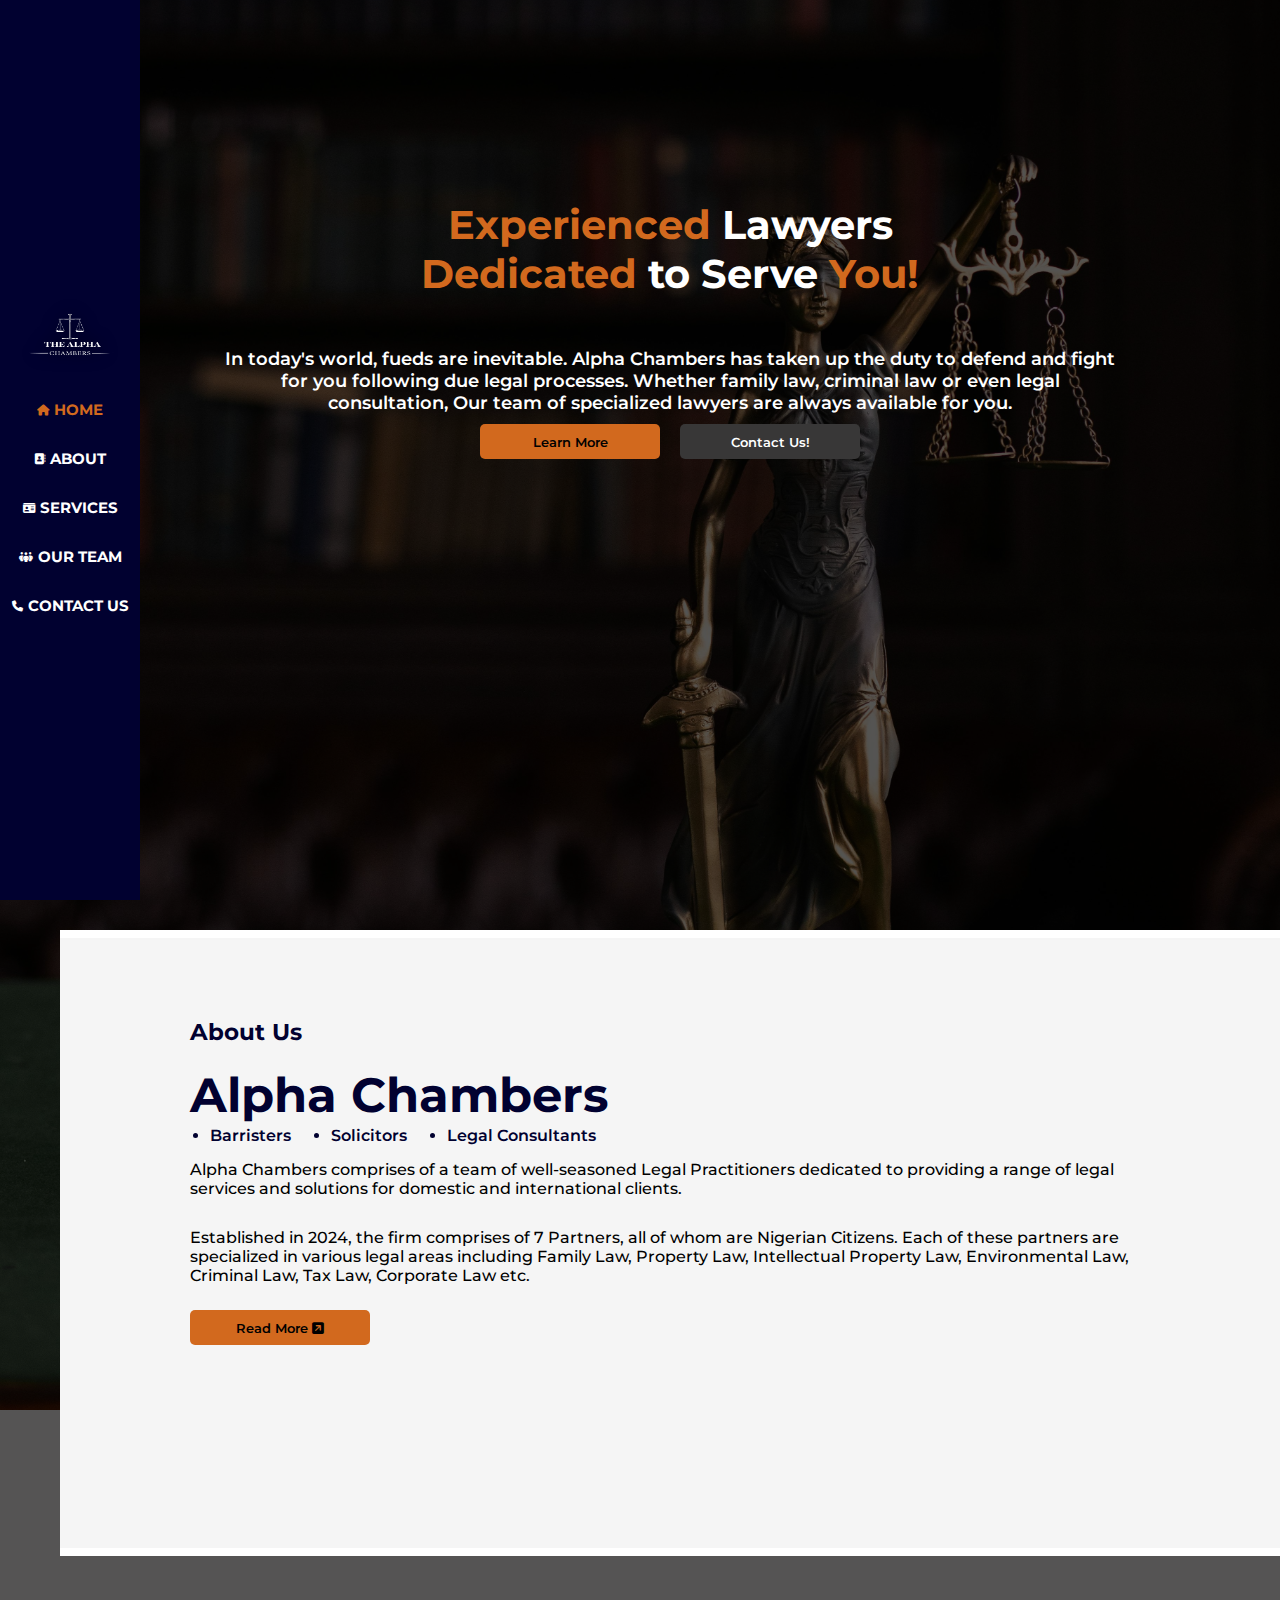
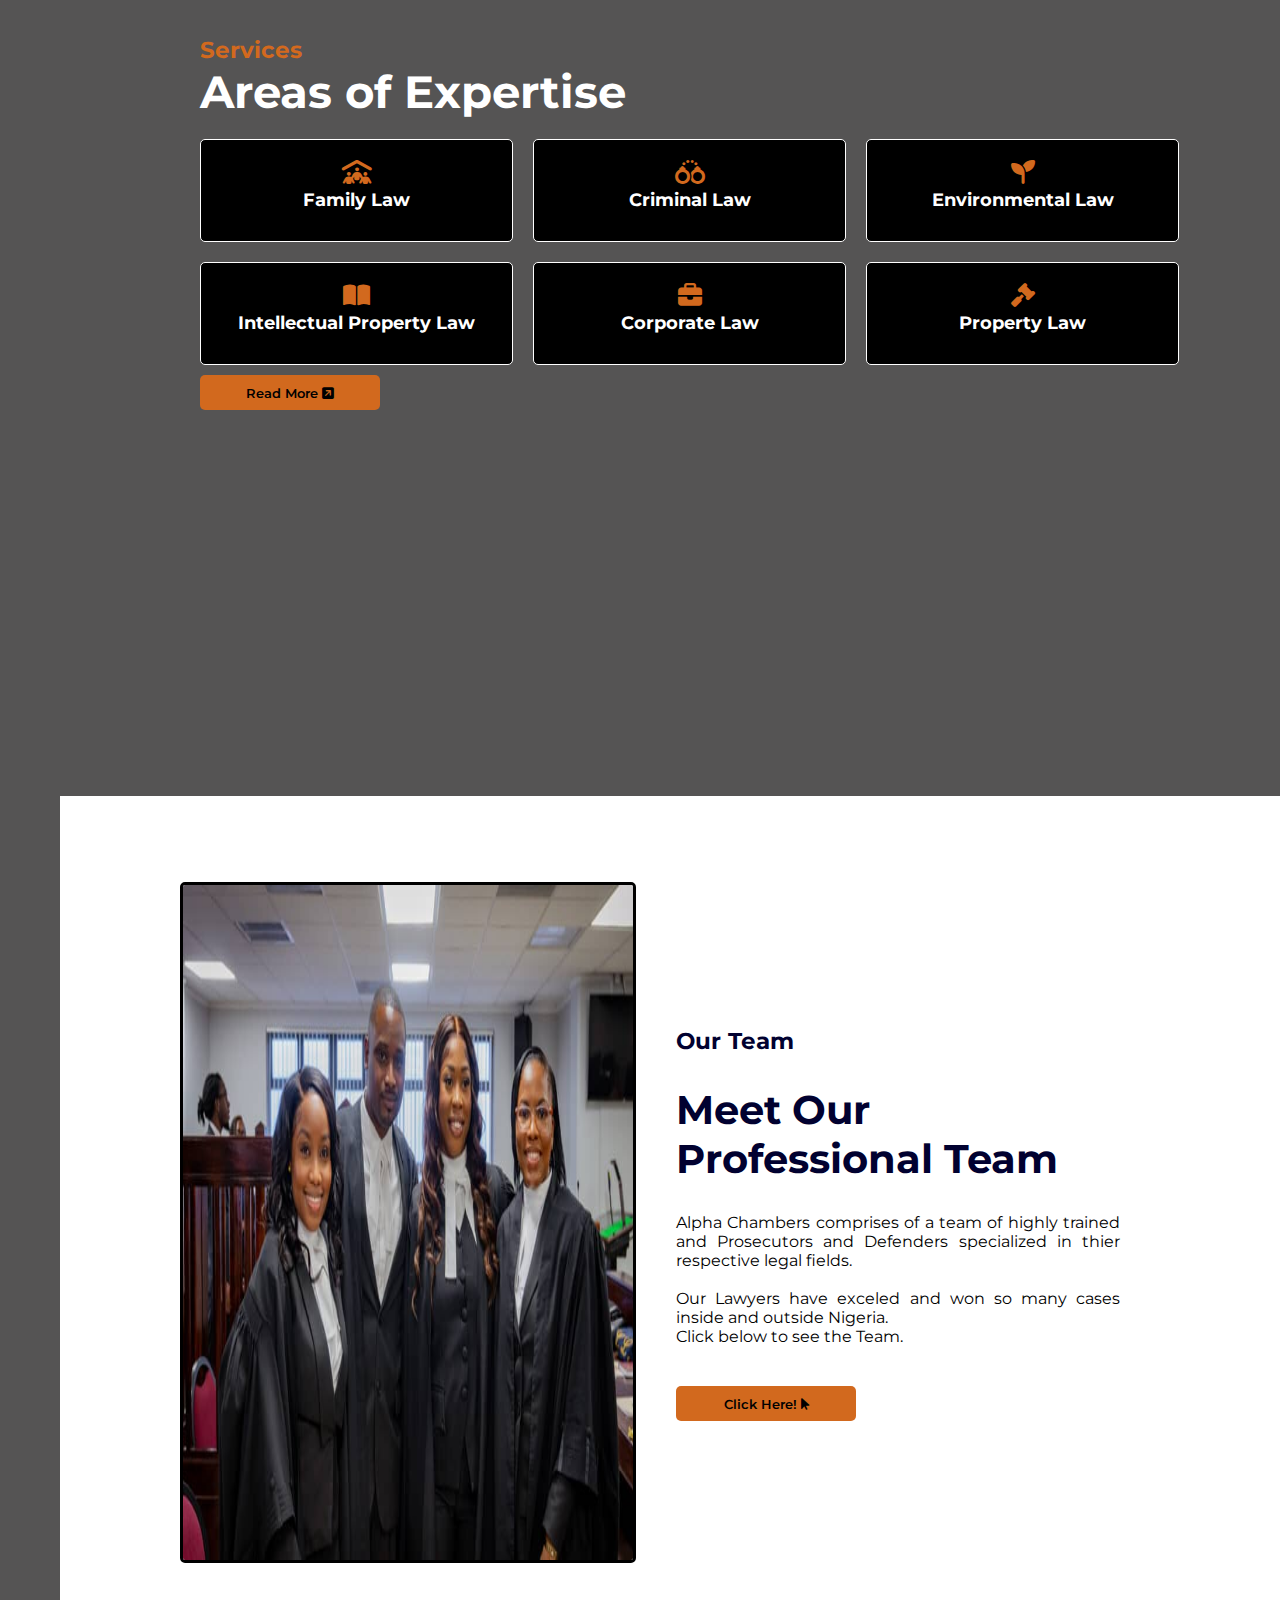
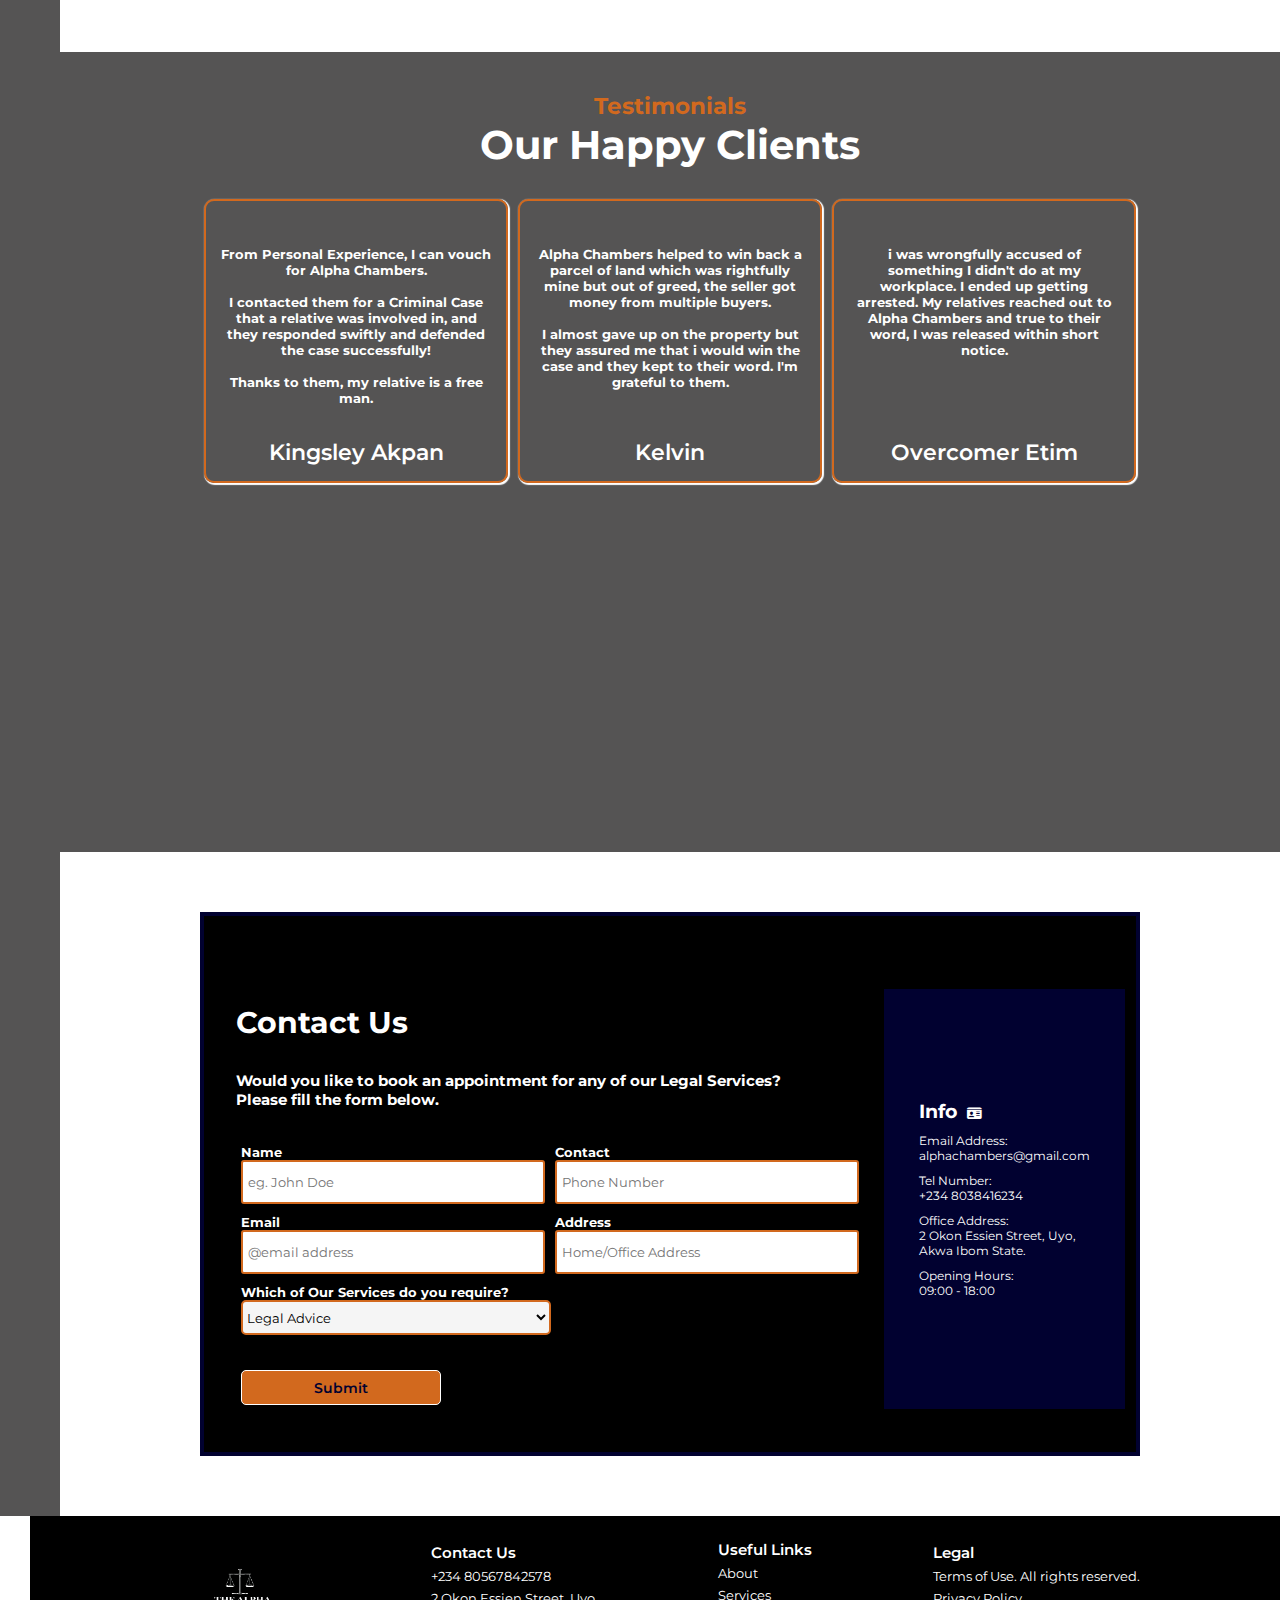
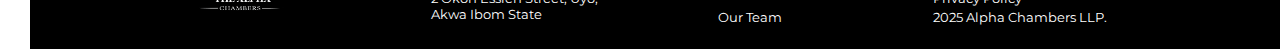
<file: index.html>
<!DOCTYPE html>
<html lang="en">
<head>
    <meta charset="UTF-8">
    <meta name="viewport" content="width=device-width, initial-scale=1.0">
    <title>Home/Index</title>
    <link rel="stylesheet" href="style.css">
    <link rel="stylesheet" href="https://cdnjs.cloudflare.com/ajax/libs/font-awesome/6.7.2/css/all.min.css" integrity="sha512-Evv84Mr4kqVGRNSgIGL/F/aIDqQb7xQ2vcrdIwxfjThSH8CSR7PBEakCr51Ck+w+/U6swU2Im1vVX0SVk9ABhg==" crossorigin="anonymous" referrerpolicy="no-referrer" />

    <link rel="preconnect" href="https://fonts.googleapis.com">
<link rel="preconnect" href="https://fonts.gstatic.com" crossorigin>
<link href="https://fonts.googleapis.com/css2?family=Montserrat:ital,wght@0,100..900;1,100..900&display=swap" rel="stylesheet">
</head>
<body>


    <div class="backgroundimg">
        <section id="index">

            <header>
                <div class="logo">
                   <img class="headerlogo" src=images/logo-removebg-preview.png alt="logo" srcset="">
                </div>

                <nav>   
            <a href="index.html" id="highlight"><i class="fa fa-home"></i>
                 HOME</a>
            <a href="about.html"><i class="fa-solid fa-address-book"></i>
                ABOUT</a>
            <a href="services.html"><i class="fa fa-id-card"></i>
                SERVICES</a>
            <a href="ourteam.html"><i class="fa-solid fa-people-group"></i>
                OUR TEAM</a>
            <a href="contactform.html"><i class="fa fa-phone"></i>
                CONTACT US</a>
                </nav>

                <!-- <navicon>
                    <i class="fa fa-bars"></i>
                </navicon> -->
            </header>
        
        <main>
        

            <div class="background">

                <h2><span>Experienced</span> Lawyers <br> <span>Dedicated</span> to Serve <span> You!</span></h2>
                <p>
                        In today's world, fueds are inevitable. Alpha Chambers has taken up the duty to defend and fight for you following due legal processes.
                         Whether family law, criminal law or even legal consultation, Our team of specialized lawyers are always available for you.   
                </p>
            
            
             
            <div class="btn">
                <a href="services.html"> <button>Learn More</button> </a>
                <a href="contactform.html"> <button class="secondbutton">Contact Us!</button> </a>
            </div>

            </div>
            
        
        
        </main>
        
        </section>
        
        
        
        
        
        <section id="about">
         
        <div class="aboutintro">
            <h4>About Us</h4>
        
            <h3>
                <span>Alpha Chambers</span> 
                </h3>

          <ul><li>Barristers</li>  <li>Solicitors</li>  <li>Legal Consultants</li></ul>
        </div>
        
        
        <main>
            <p>
                Alpha Chambers comprises of a team of well-seasoned Legal Practitioners dedicated to providing a range of 
                legal services and solutions for domestic and international clients.
            </p>
        
            <p>Established in 2024, the firm comprises of 7 Partners, all of whom are Nigerian Citizens.
                Each of these partners are specialized in various legal areas including Family Law, Property Law, Intellectual Property Law,
                Environmental Law, Criminal Law, Tax Law, Corporate Law etc.
            </p>
        

            <div class="btn">
                    <a href="about.html"><button>Read More <i class="fa fa-external-link-square"></i></button> </a>
            </div>
           
        </main>
        
        </section>

        <section id="services">

            <div class="servicestop">
                <h4>Services</h4>
                <h3>Areas of Expertise</h3>
            </div>
            
        
            <div class="servicesgroup">
                <div class="servicesdiv">
                    <i class="fa-solid fa-people-roof"></i>
                    <h5>Family Law</h5>
                </div>
        
                <div class="servicesdiv">
                    <i class="fa-solid fa-handcuffs"></i>
                    <h5>Criminal Law</h5>
                    
                </div>
        
                <div class="servicesdiv">
                    <i class="fa-solid fa-seedling"></i>
                    <h5>Environmental Law</h5>
                    
                </div>
        
                <div class="servicesdiv">
                    <i class="fa-solid fa-book-open"></i>
                    <h5>Intellectual Property Law</h5>
                    
                </div>
        
                <div class="servicesdiv">
                    <i class="fa-solid fa-briefcase"></i>
                    <h5>Corporate Law</h5>
                    
                </div>
        
                <div class="servicesdiv">
                    <i class="fa-solid fa-gavel"></i>
                    <h5>Property Law</h5>
                  
                </div>
               
            </div>

            <div class="btn">
                    <a href="services.html"> <button>Read More <i class="fa fa-external-link-square"></i></button> </a>
            </div>
        </section>
        

        <section id="ourteam">

            <div class="teamimgdiv">
            <img class="teamimg" src="images/team.jpg" alt="team">
            </div>
            
            <div class="navyteam">
            <h4>Our Team</h4>
            <h3>Meet Our <br> Professional Team</h3>
            
            <p>
                Alpha Chambers comprises of a team of highly trained and Prosecutors and Defenders specialized in thier respective legal fields. <br> <br>
                Our Lawyers have exceled and won so many cases inside and outside Nigeria. <br>
            
                Click below to see the Team.
            
            </p>
            
            <div class="btn"> 
                <a href="ourteam.html"> 
                    <button>Click Here! <i class="fa fa-mouse-pointer"></i></button> 
                </a>
            </div>
        </div>
            
            
    </section>

    <section id="testimonials">
                <h4>Testimonials</h4>
                <h3>Our Happy Clients</h3>
            
                <div class="testimonial">
                    <div class="test">
                        <h6>
                            From Personal Experience, I can vouch for Alpha Chambers. <br><br>
                            I contacted them for a Criminal Case that a relative was involved in, and they responded swiftly and defended the
                            case successfully! <br><br> Thanks to them, my relative is a free man.
                        </h6>
                        <p>Kingsley Akpan</p>
                    </div>
                    <div class="test">
                        <h6>
                            Alpha Chambers helped to win back a parcel of land which was rightfully mine but out of greed, the seller got money from multiple buyers.
                            <br><br> I almost gave up on the property but they assured me that i would win the case and they kept to their word. I'm grateful to them.
                        </h6>
                        <p>Kelvin</p>
                    </div>
                    <div class="test">
                        <h6>
                           i was wrongfully accused of something I didn't do at my workplace. I ended up getting arrested. My relatives reached out to Alpha Chambers and 
                           true to their word, I was released within short notice.
                        </h6>
                        <p>Overcomer Etim</p>
                    </div>
            
                </div>
            </section>



            <section id="contactform">

                <div class="formdiv">
                    
                    <section class="formsection">
        
                        <h2>Contact Us</h2>
                        <h4>Would you like to book an appointment for any of our Legal Services? <br> Please fill the form below.</h4>
                        <form action="">
        
                            <div class="formflex">
        
                                <div class="divform">
                                    <h5>Name</h5>
                                    <input type="text" placeholder="eg. John Doe">
                                </div>
            
                                <div class="divform">
                                    <h5>Contact</h5>
                                    <input type="tel" placeholder="Phone Number">
                                </div>
        
                            </div>
                            
        
                            <div class="formflex">
                                <div class="divform">
                                    <h5>Email</h5>
                                    <input type="mail" placeholder="@email address">
                                </div>
            
                                <div class="divform">
                                    <h5>Address</h5>
                                    <input type="text" placeholder="Home/Office Address">
                                </div>
                            </div>
                            
        
                            <div class="divform">
                                <h5>Which of Our Services do you require?</h5>
                                <select name="fields" id="fields"> 
                                    <option value="CriminalLaw">Criminal Law</option>
                                    <option value="FamilyLaw">Family Law</option>
                                    <option value="TaxLaw">Tax Law</option>
                                    <option value="PropertyLaw">Property Law</option>
                                    <option value="EnvironmentalLaw">Environmental Law</option>
                                    <option value="CorporateLaw">Corporate Law</option>
                                    <option value="Litigation">Litigation</option>
                                    <option value="Consultation">Consultation</option>
                                    <option value="LegalAdvice" selected>Legal Advice</option>  
                                </select>
                            </div>
        
                            <div class="submitbtn">
                                <input type="Submit">
                            </div>
                        </form>
                    </section>
                    <section class="infosection"></section>
        
                    <aside>
                        <h3>Info <i class="fa fa-id-card"></i></h3>
                        <p>Email Address: <br> alphachambers@gmail.com</p>
                        <p></i>Tel Number: <br> +234 8038416234</p>
                        <p>Office Address: <br> 2 Okon Essien Street, Uyo, Akwa Ibom State.</p>
                        <p>Opening Hours: <br> 09:00 - 18:00</p>
                     </aside>
                </div>
         </section>
        
    </div>











<footer>
    <div class="footerdiv" id="fd1">
        <div class="logo">
            <img class="headerlogo" src="images/logo-removebg-preview.png" alt="logo" srcset="">
         </div>
    </div>
    

    <div class="footerdiv">
        <ul>
            <li class="firstchild"> Contact Us</li>
            <li>  +234 80567842578</li>
            <li> 2 Okon Essien Street, Uyo, <br> Akwa Ibom State</li>
        </ul>
    </div>


    <div class="footerdiv">
        <ul>
            <li class="firstchild">Useful Links</li>
            <!-- <li><a href="index.html">Home</a></li> -->
            <li><a href="about.html">About</a></li>
            <li><a href="services.html">Services</a></li>
            <li><a href="ourteam.html">Our Team</a></li>
            <!-- <li><a href="contactform.html">Contact Us</a></li> -->
        </ul>
    </div>


    <div class="footerdiv">
        <ul>
            <li class="firstchild">Legal</li>
            <li>Terms of Use. All rights reserved.</li>
            <li>Privacy Policy</li>
            <p>2025 Alpha Chambers LLP. </p>
        </ul>
    </div>


</footer>


</body>
</html>
</file>
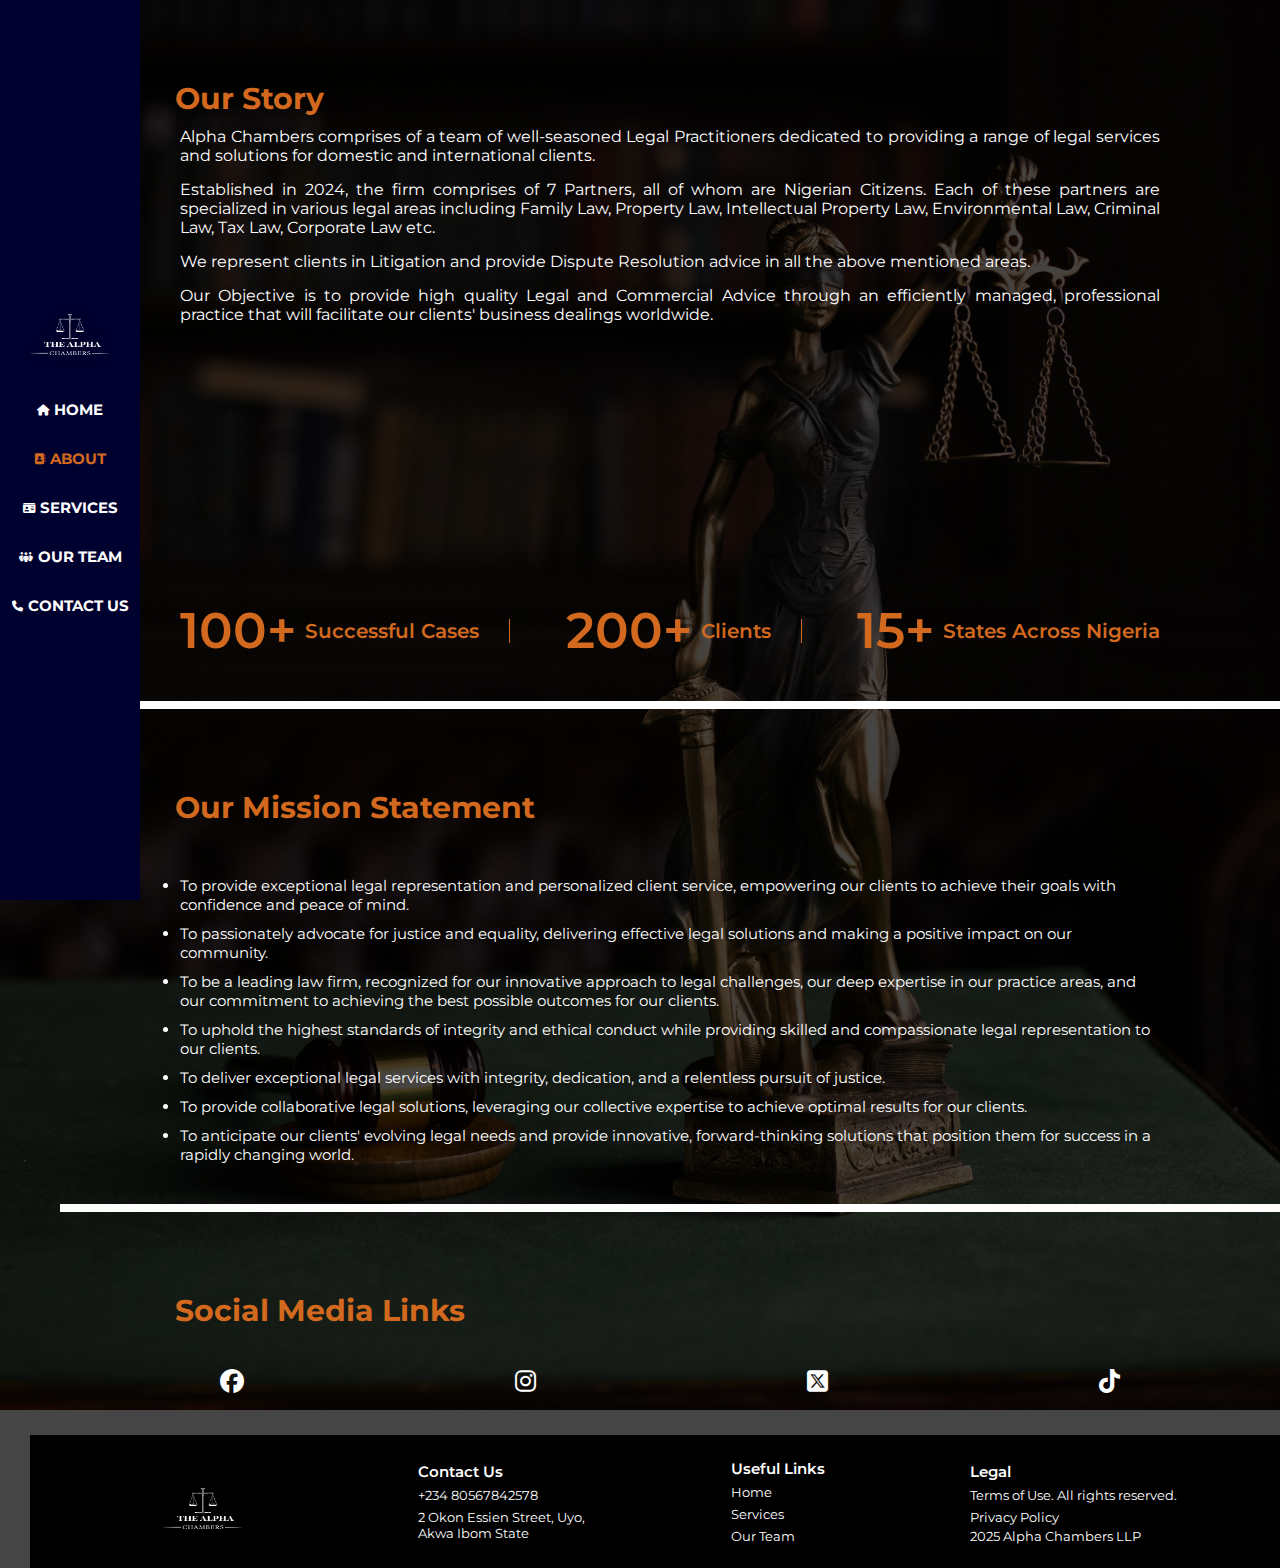
<file: about.html>
<!DOCTYPE html>
<html lang="en">
<head>
    <meta charset="UTF-8">
    <meta name="viewport" content="width=device-width, initial-scale=1.0">
    <title>AboutUs</title>
    <link rel="stylesheet" href="about.css">

    <link rel="stylesheet" href="https://cdnjs.cloudflare.com/ajax/libs/font-awesome/6.7.2/css/all.min.css" integrity="sha512-Evv84Mr4kqVGRNSgIGL/F/aIDqQb7xQ2vcrdIwxfjThSH8CSR7PBEakCr51Ck+w+/U6swU2Im1vVX0SVk9ABhg=="
     crossorigin="anonymous" referrerpolicy="no-referrer" />
    <link rel="preconnect" href="https://fonts.googleapis.com">
    <link rel="preconnect" href="https://fonts.gstatic.com" crossorigin>
    <link href="https://fonts.googleapis.com/css2?family=Montserrat:ital,wght@0,100..900;1,100..900&display=swap" rel="stylesheet">
</head>
<body>

<header>
    <div class="logo">
        <img class="headerlogo" src=images/logo-removebg-preview.png alt="logo" srcset="">
     </div>
        <nav>
    <a href="index.html"> <i class="fa fa-home"></i>HOME</a>
    <a href="about.html" id="highlight"> <i class="fa-solid fa-address-book"></i>ABOUT</a>
    <a href="services.html"><i class="fa fa-id-card"></i>SERVICES</a>
    <a href="ourteam.html"><i class="fa-solid fa-people-group"></i>OUR TEAM</a>
    <a href="contactform.html"><i class="fa fa-phone"></i>CONTACT US</a>
        </nav>
</header>


<section id="aboutone">
 
        <div class="aboutintro">
            <h4> Our Story </h4>
        </div>
        
        
        <main>
            <p>
                Alpha Chambers comprises of a team of well-seasoned Legal Practitioners dedicated to providing a range of 
                legal services and solutions for domestic and international clients.
            </p>

            <p>Established in 2024, the firm comprises of 7 Partners, all of whom are Nigerian Citizens.
                Each of these partners are specialized in various legal areas including Family Law, Property Law, Intellectual Property Law,
                Environmental Law, Criminal Law, Tax Law, Corporate Law etc.
            </p>
            <p>
                We represent clients in Litigation and provide Dispute Resolution advice in all the above mentioned areas. 
            </p>
            <p>
                Our Objective is to provide high quality Legal and Commercial Advice through an efficiently managed, professional practice that will 
                facilitate our clients' business dealings worldwide.
            </p>
        </main>
       

</section>



<section class="figures">
    <div class="anifigures1">100+ <span class="one"> Successful Cases</span></div>
    <div class="anifigures2">200+ <span class="one">Clients</span> </div>
    <div class="anifigures3">15+ <span>States Across Nigeria</span></div>
</section>


<section id="abouttwo">
    <div class="aboutintro">
        <h4> Our Mission Statement</h4>
    </div>

    <main>
        <ul>
            <li>To provide exceptional legal representation and personalized client service, 
                empowering our clients to achieve their goals with confidence and peace of mind.</li>
                <li>To passionately advocate for justice and equality, delivering effective legal solutions and making a positive impact on our community.</li>
                <li>To be a leading law firm, recognized for our innovative approach to legal challenges, our deep expertise in our practice areas, and our commitment to achieving the best possible outcomes for our clients.</li>
                <li>To uphold the highest standards of integrity and ethical conduct while providing skilled and compassionate legal representation to our clients.</li>
                <li>To deliver exceptional legal services with integrity, dedication, and a relentless pursuit of justice.</li>
                <li>To provide collaborative legal solutions, leveraging our collective expertise to achieve optimal results for our clients.</li>
                <li>To anticipate our clients' evolving legal needs and provide innovative, forward-thinking solutions that position them for success in a rapidly changing world.</li>

        </ul>
    </main>
</section>

<section id="aboutthree">
    <div class="aboutintro">
        <h4> Social Media Links</h4>
    </div>

    <main>
        <div class="fblink"><i class="fa-brands fa-facebook"></i></div>
        <div class="IGlink"><i class="fa-brands fa-instagram"></i></div>
        <div class="X"><i class="fa-brands fa-square-x-twitter"></i></div>
        <div class="tiktok"><i class="fa-brands fa-tiktok"></i></div>
    </main>
</section>



<footer>
    <div class="footerdiv" id="fd1">
        <div class="logo">
            <img class="headerlogo" src=images/logo-removebg-preview.png alt="logo" srcset="">
         </div>
    </div>
    

    <div class="footerdiv">
        <ul>
            <li class="firstchild"> Contact Us</li>
            <li>  +234 80567842578</li>
            <li> 2 Okon Essien Street, Uyo, <br> Akwa Ibom State</li>
        </ul>
    </div>


    <div class="footerdiv">
        <ul>
            <li class="firstchild">Useful Links</li>
            <li><a href="index.html">Home</a></li>
            <!-- <li><a href="about.html">About</a></li> -->
            <li><a href="services.html">Services</a></li>
            <li><a href="ourteam.html">Our Team</a></li>
            <!-- <li><a href="contactform.html">Contact Us</a></li> -->
        </ul>
    </div>


    <div class="footerdiv">
        <ul>
            <li class="firstchild">Legal</li>
            <li>Terms of Use. All rights reserved.</li>
            <li>Privacy Policy</li>
            <p>2025 Alpha Chambers LLP</p>
        </ul>
    </div>


</footer>

    
</body>
</html>
</file>
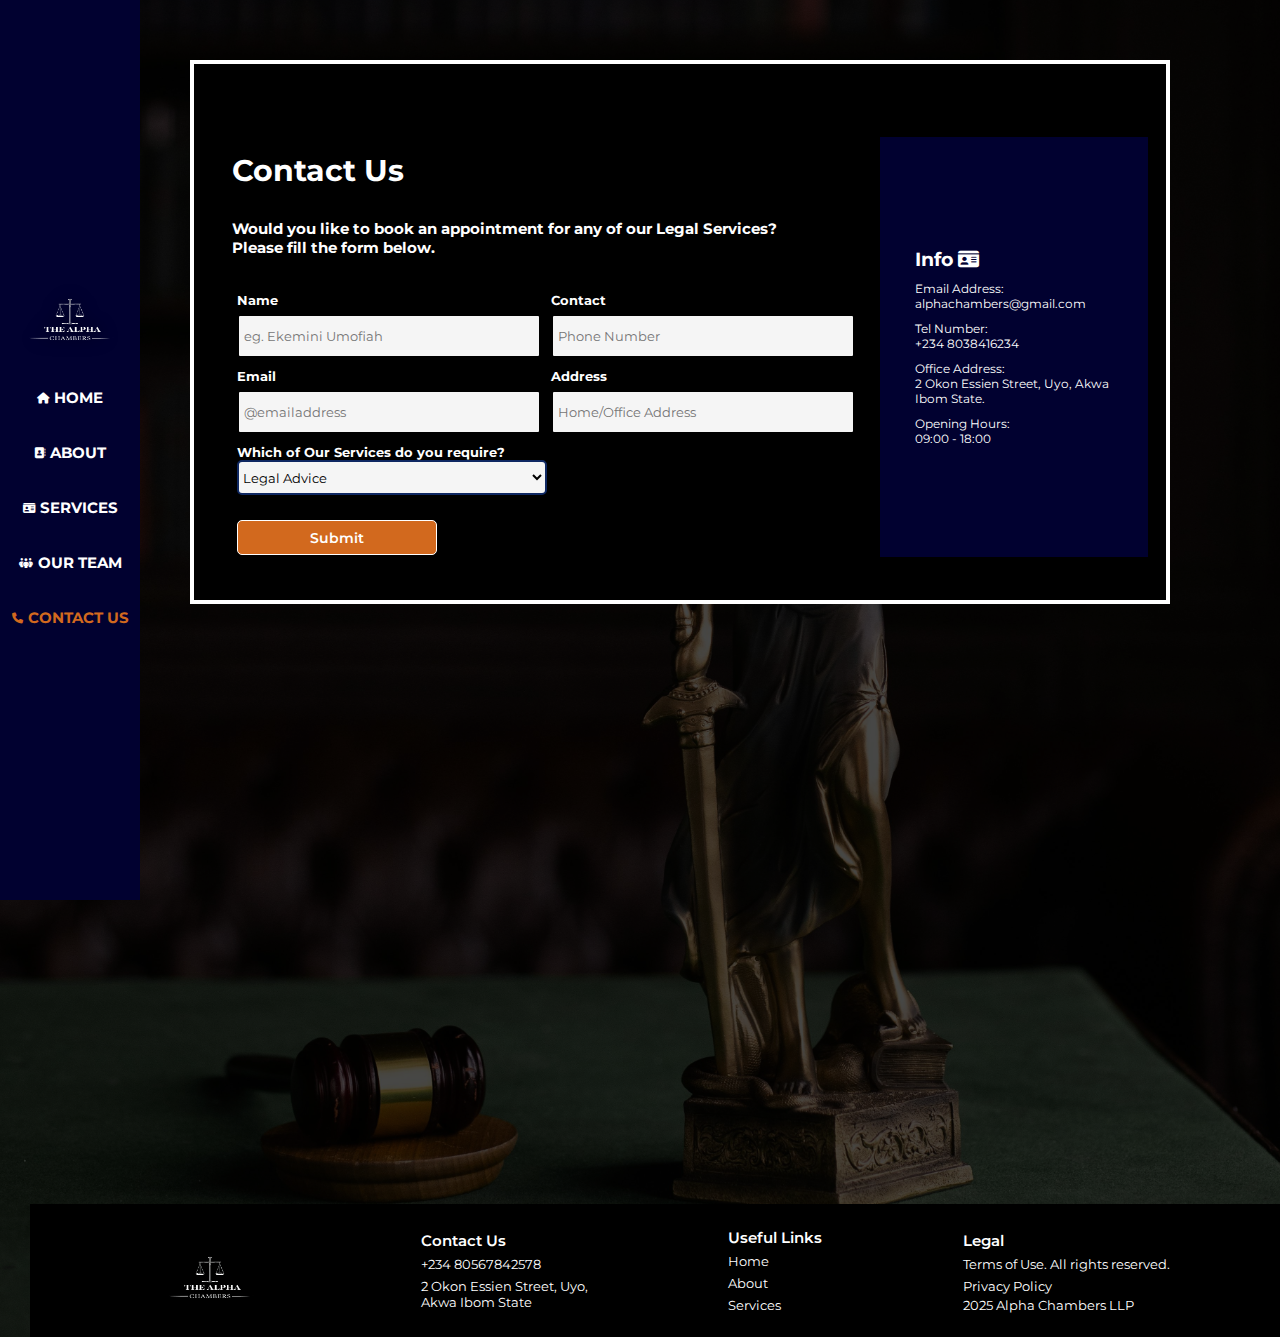
<file: contactform.html>
<!DOCTYPE html>
<html lang="en">
<head>
    <meta charset="UTF-8">
    <meta name="viewport" content="width=device-width, initial-scale=1.0">
    <title>Document</title>
    <link rel="stylesheet" href="contactform.css">
    <link rel="stylesheet" href="https://cdnjs.cloudflare.com/ajax/libs/font-awesome/6.7.2/css/all.min.css" integrity="sha512-Evv84Mr4kqVGRNSgIGL/F/aIDqQb7xQ2vcrdIwxfjThSH8CSR7PBEakCr51Ck+w+/U6swU2Im1vVX0SVk9ABhg==" crossorigin="anonymous" referrerpolicy="no-referrer" />

    <link rel="preconnect" href="https://fonts.googleapis.com">
<link rel="preconnect" href="https://fonts.gstatic.com" crossorigin>
<link href="https://fonts.googleapis.com/css2?family=Montserrat:ital,wght@0,100..900;1,100..900&display=swap" rel="stylesheet">
</head>
<body>

    <header>
        <div class="logo">
            <img class="headerlogo" src=images/logo-removebg-preview.png alt="logo" srcset="">
         </div>
        <nav>
            <!-- <ul> -->
    <a href="index.html"><i class="fa fa-home"></i>HOME</a>
    <a href="about.html"><i class="fa-solid fa-address-book"></i>ABOUT</a>
    <a href="services.html"><i class="fa fa-id-card"></i>SERVICES</a>
    <a href="ourteam.html"><i class="fa-solid fa-people-group"></i>OUR TEAM</a>
    <a href="contactform.html" id="highlight"><i class="fa fa-phone"></i>CONTACT US</a>
            <!-- </ul> -->
        </nav>
    </header>

    <div class="bodydiv">

        <div class="formdiv">
            <section class="formsection">

                <h2>Contact Us</h2>
                <h4>Would you like to book an appointment for any of our Legal Services? <br> Please fill the form below.</h4>
                <form action="">

                    <div class="formflex">

                        <div class="divform">
                            <h5>Name</h5>
                            <input type="text" placeholder="eg. Ekemini Umofiah">
                        </div>
    
                        <div class="divform">
                            <h5>Contact</h5>
                            <input type="tel" placeholder="Phone Number">
                        </div>

                    </div>
                    

                    <div class="formflex">
                        <div class="divform">
                            <h5>Email</h5>
                            <input type="mail" placeholder="@emailaddress">
                        </div>
    
                        <div class="divform">
                            <h5>Address</h5>
                            <input type="text" placeholder="Home/Office Address">
                        </div>
                    </div>
                    

                    <div class="divform">
                        <h5>Which of Our Services do you require?</h5>
                        <select name="fields" id="fields"> 
                            <option value="CriminalLaw">Criminal Law</option>
                            <option value="FamilyLaw">Family Law</option>
                            <option value="TaxLaw">Tax Law</option>
                            <option value="PropertyLaw">Property Law</option>
                            <option value="EnvironmentalLaw">Environmental Law</option>
                            <option value="CorporateLaw">Corporate Law</option>
                            <option value="Litigation">Litigation</option>
                            <option value="Consultation">Consultation</option>
                            <option value="LegalAdvice" selected>Legal Advice</option>  
                        </select>
                    </div>

                    <div class="submitbtn">
                        <input type="Submit">
                    </div>
                </form>
            </section>
            <section class="infosection"></section>

            <aside>
                <h3>Info <i class="fa fa-id-card"></i></h3>
                <p>Email Address: <br> alphachambers@gmail.com</p>
                <p>Tel Number: <br> +234 8038416234</p>
                <p>Office Address: <br> 2 Okon Essien Street, Uyo, Akwa Ibom State.</p>
                <p>Opening Hours: <br> 09:00 - 18:00</p>
             </aside>
         </div>

        
    </div>

    
<div class="mapdiv">
    <iframe src="https://www.google.com/maps/embed?pb=!1m18!1m12!1m3!1d3974.456555613143!2d7.920055874038212!3d5.0294566387218325!2m3!1f0!2f0!3f0!3m2!1i1024!2i768!4f13.1!3m3!1m2!1s0x105d57c90cec1a93%3A0x4cd8641d322bcf75!2s2%20Okon%20Essien%20St%2C%20Uyo%20520102%2C%20Akwa%20Ibom!5e0!3m2!1sen!2sng!4v1739782815177!5m2!1sen!2sng" width="1000" height="460" style="border:0;" allowfullscreen="" loading="lazy" 
    referrerpolicy="no-referrer-when-downgrade"></iframe>
</div>

<footer>
    <div class="footerdiv" id="fd1">
        <div class="logo">
            <img class="headerlogo" src=images/logo-removebg-preview.png alt="logo" srcset="">
         </div>
    </div>
    

    <div class="footerdiv">
        <ul>
            <li class="firstchild"> Contact Us</li>
            <li>  +234 80567842578</li>
            <li> 2 Okon Essien Street, Uyo, <br> Akwa Ibom State</li>
        </ul>
    </div>


    <div class="footerdiv">
        <ul>
            <li class="firstchild">Useful Links</li>
            <li><a href="index.html">Home</a></li>
            <li><a href="about.html">About</a></li>
            <li><a href="services.html">Services</a></li>
            <!-- <li><a href="ourteam.html">Our Team</a></li> -->
            <!-- <li><a href="contactform.html">Contact Us</a></li> -->
        </ul>
    </div>


    <div class="footerdiv">
        <ul>
            <li class="firstchild">Legal</li>
            <li>Terms of Use. All rights reserved.</li>
            <li>Privacy Policy</li>
            <p>2025 Alpha Chambers LLP</p>
        </ul>
    </div>


</footer>



  
     
    <!-- <div class="formdiv">
<Form>
<h1>CONTACT US</h1>

<div class="contactflex">
    <div class="contactdiv">
        <h5>First Name*</h5>
        <input type="text" placeholder="eg Chuckwuemeka">
    </div>

    <div class="contactdiv">
        <h5>Middle Name*</h5>
        <input type="text" placeholder="eg Iniobong">
    </div>

    <div class="contactdiv">
        <h5>Last Name*</h5>
        <input type="text" placeholder="eg Jahno">
    </div>
</div>

<div>
    <h5>Email*</h5>
    <input type="email" placeholder="eg Ekemini@yahoo.com">
</div>

<div class="selectlist">
    <h5>Service Required*</h5>
<select name="servicelist" id="servicelist1">
    <option value="CriminalLaw">Criminal Law</option>
    <option value="FamilyLaw">Family Law</option>
    <option value="TaxLaw">Tax Law</option>
    <option value="PropertyLaw">Property Law</option>
    <option value="EnvironmentalLaw">Environmental Law</option>
    <option value="CorporateLaw">Corporate Law</option>
    <option value="Litigation">Litigation</option>
    <option value="Consultation">Consultation</option>
    <option value="LegalAdvice" selected>Legal Advice</option>
</select>
</div>

<div class="contactdiv2">
    <div>
        <h5>Contact:*</h5>
        <input type="tel" placeholder="+234 ">
    </div>
  
    <div class="addressdiv">
    <h5>Address</h5>
    <input type="text" placeholder="eg 15 Ekpeyong Street, Uyo.">
    </div>
    
</div>

<h5>Additional Details</h5>
<textarea name="" id="" placeholder="Type A Message Here..." style="width:480px; height: 50px; "></textarea>

</Form>

<input type="Submit">
    </div> -->
</body>
</html>
</file>
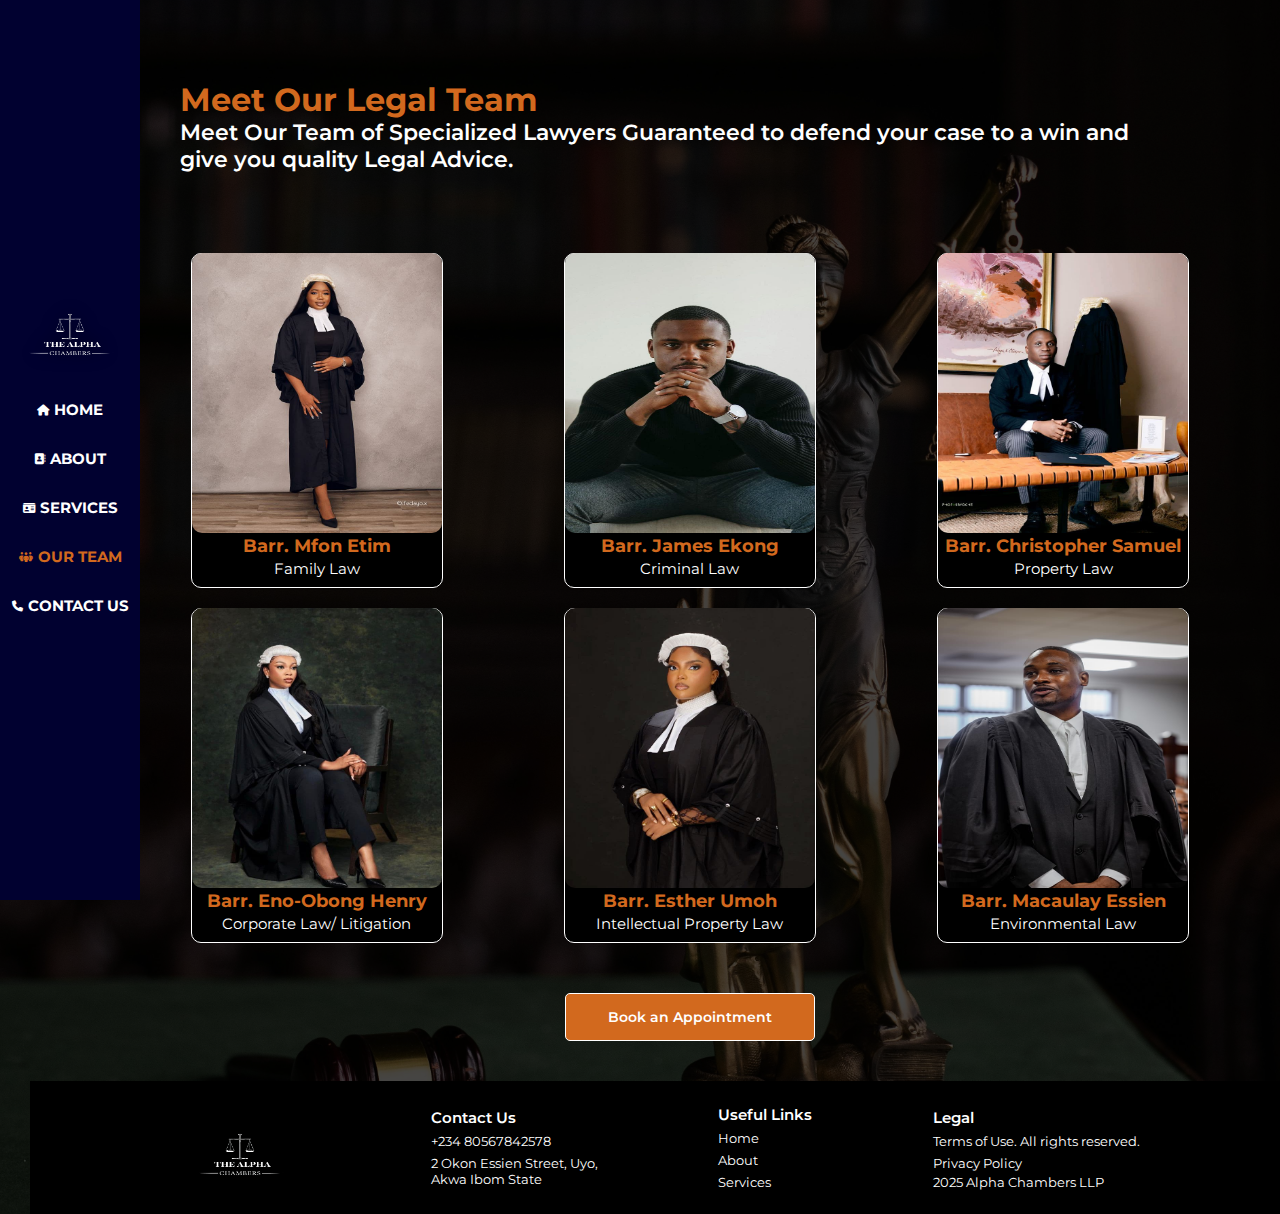
<file: ourteam.html>
<!DOCTYPE html>
<html lang="en">
<head>
    <meta charset="UTF-8">
    <meta name="viewport" content="width=device-width, initial-scale=1.0">
    <title>OurTeam</title>
    <link rel="stylesheet" href="ourteam.css">
    <link rel="stylesheet" href="https://cdnjs.cloudflare.com/ajax/libs/font-awesome/6.7.2/css/all.min.css" integrity="sha512-Evv84Mr4kqVGRNSgIGL/F/aIDqQb7xQ2vcrdIwxfjThSH8CSR7PBEakCr51Ck+w+/U6swU2Im1vVX0SVk9ABhg==" crossorigin="anonymous" referrerpolicy="no-referrer" />
    <link rel="preconnect" href="https://fonts.googleapis.com">
<link rel="preconnect" href="https://fonts.gstatic.com" crossorigin>
<link href="https://fonts.googleapis.com/css2?family=Montserrat:ital,wght@0,100..900;1,100..900&display=swap" rel="stylesheet">
</head>
<body>
    <header>
        <div class="logo">
            <img class="headerlogo" src=images/logo-removebg-preview.png alt="logo" srcset="">
         </div>
        <nav>
            <!-- <ul> -->
    <a href="index.html"><i class="fa fa-home"></i>HOME</a>
    <a href="about.html"><i class="fa-solid fa-address-book"></i>ABOUT</a>
    <a href="services.html"><i class="fa fa-id-card"></i>SERVICES</a>
    <a href="ourteam.html" id="highlight"><i class="fa-solid fa-people-group"></i>OUR TEAM</a>
    <a href="contactform.html"><i class="fa fa-phone"></i>CONTACT US</a>
            <!-- </ul> -->
        </nav>
    </header>

    <div class="teamintro">
        <h3>Meet Our Legal Team</h3>
    <p>Meet Our Team of Specialized Lawyers Guaranteed to defend your case to a win and give you quality Legal Advice.</p>
    </div>
    


    <div class="groupteamdiv">

        <div class="teamdiv">
            <img class src="images/WOMAN1.jpg" alt="woman1">
            <h4>Barr. Mfon Etim</h4>
            <p>Family Law</p>
        </div>
    
        <div class="teamdiv">
            <img src="images/man1.jpg" alt="man1">
            <h4>Barr. James Ekong</h4>
            <p>Criminal Law</p>
        </div>
    
        <div class="teamdiv">
            <img src="images/mAN2.jpg" alt="man2">
            <h4>Barr. Christopher Samuel</h4>
            <p>Property Law</p>
        </div>
    
        <div class="teamdiv">
            <img src="images/woman2.jpg" alt="woman2">
            <h4>Barr. Eno-Obong Henry</h4>
            <p>Corporate Law/ Litigation</p>
        </div>
    
        <div class="teamdiv">
            <img src="images/woman3.jpg" alt="woman3">
            <h4>Barr. Esther Umoh</h4>
            <p>Intellectual Property Law</p>
        </div>
    
        <div class="teamdiv">
            <img src="images/man4.jpg" alt="man4">
            <h4>Barr. Macaulay Essien</h4>
            <p>Environmental Law</p>
        </div>
    </div>
    
    <div class="btn">  <a href="contactform.html"><button>Book an Appointment</button></a></div>
    

    <footer>
        <div class="footerdiv" id="fd1">
            <div class="logo">
                <img class="headerlogo" src=images/logo-removebg-preview.png alt="logo" srcset="">
             </div>
        </div>
        
    
        <div class="footerdiv">
            <ul>
                <li class="firstchild"> Contact Us</li>
                <li>  +234 80567842578</li>
                <li> 2 Okon Essien Street, Uyo, <br> Akwa Ibom State</li>
            </ul>
        </div>
    
    
        <div class="footerdiv">
            <ul>
                <li class="firstchild">Useful Links</li>
                <li><a href="index.html">Home</a></li>
                <li><a href="about.html">About</a></li>
                <li><a href="services.html">Services</a></li>
                <!-- <li><a href="ourteam.html">Our Team</a></li> -->
                <!-- <li><a href="contactform.html">Contact Us</a></li> -->
            </ul>
        </div>
    
    
        <div class="footerdiv">
            <ul>
                <li class="firstchild">Legal</li>
                <li>Terms of Use. All rights reserved.</li>
                <li>Privacy Policy</li>
                <p>2025 Alpha Chambers LLP</p>
            </ul>
        </div>
    
    
    </footer>
    
    
</body>
</html>
</file>
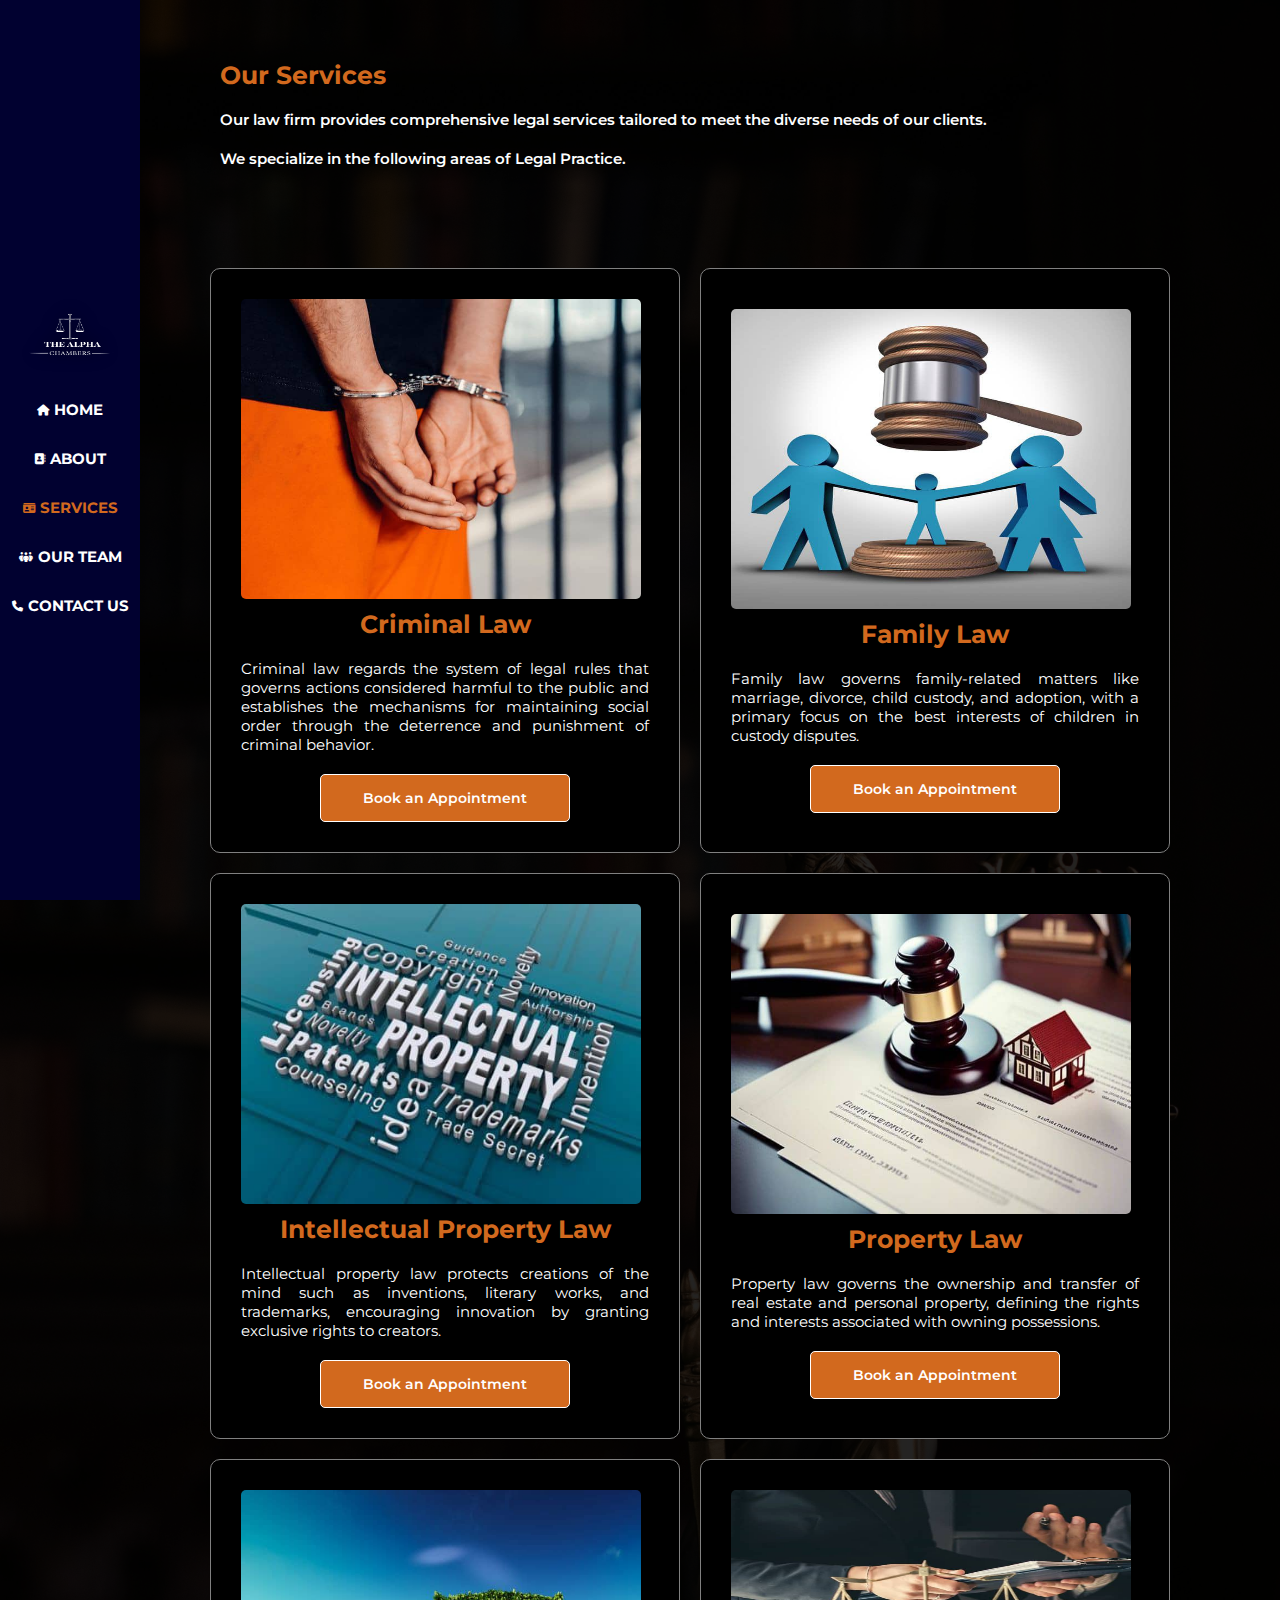
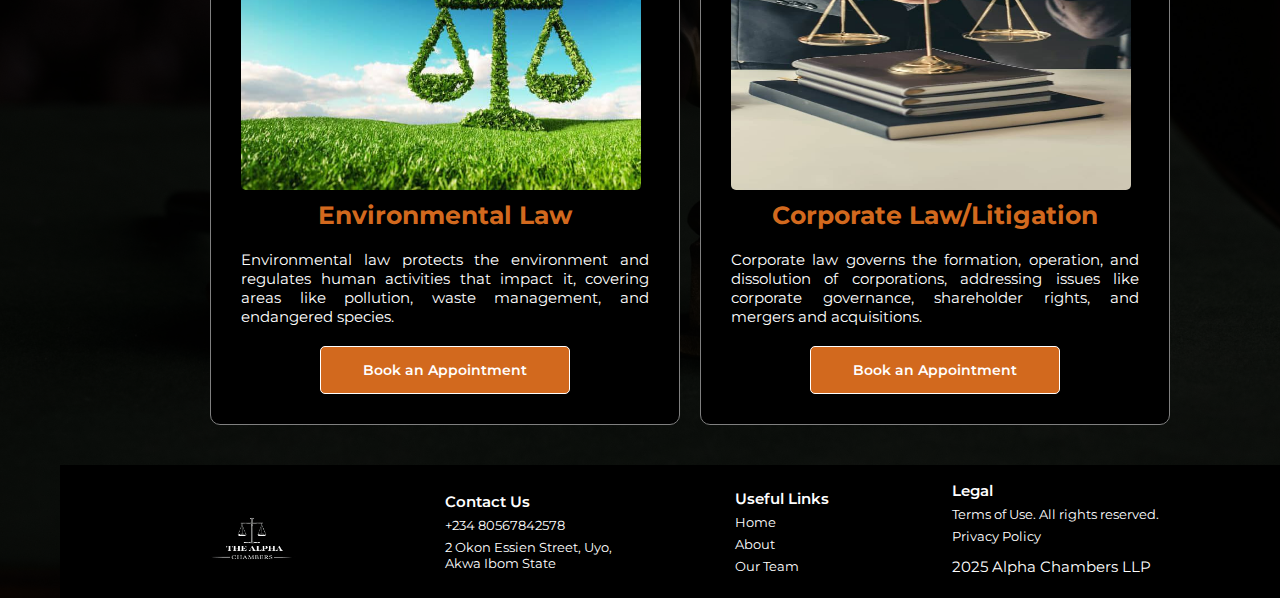
<file: services.html>
<!DOCTYPE html>
<html lang="en">
<head>
    <meta charset="UTF-8">
    <meta name="viewport" content="width=device-width, initial-scale=1.0">
    <title>OurServices</title>
    <link rel="stylesheet" href="services.css">
    <link rel="stylesheet" href="https://cdnjs.cloudflare.com/ajax/libs/font-awesome/6.7.2/css/all.min.css" integrity="sha512-Evv84Mr4kqVGRNSgIGL/F/aIDqQb7xQ2vcrdIwxfjThSH8CSR7PBEakCr51Ck+w+/U6swU2Im1vVX0SVk9ABhg=="
    crossorigin="anonymous" referrerpolicy="no-referrer" />
    <link rel="preconnect" href="https://fonts.googleapis.com">
<link rel="preconnect" href="https://fonts.gstatic.com" crossorigin>
<link href="https://fonts.googleapis.com/css2?family=Montserrat:ital,wght@0,100..900;1,100..900&display=swap" rel="stylesheet">
</head>
<body>
    
    <header>
        <div class="logo">
            <img class="headerlogo" src=images/logo-removebg-preview.png alt="logo" srcset="">
         </div>
        <nav>
            <!-- <ul> -->
    <a href="index.html"><i class="fa fa-home"></i>HOME</a>
    <a href="about.html"><i class="fa-solid fa-address-book"></i>ABOUT</a>
    <a href="services.html" id="highlight"><i class="fa fa-id-card"></i>SERVICES</a>
    <a href="ourteam.html"><i class="fa-solid fa-people-group"></i>OUR TEAM</a>
    <a href="contactform.html"><i class="fa fa-phone"></i>CONTACT US</a>
            <!-- </ul> -->
        </nav>
    </header>

    <div class="bodydiv">


        <main>
            <h3>Our Services</h3>
            <p>Our law firm provides comprehensive legal services tailored to meet the diverse needs of our clients.</p>
            <p>We specialize in the following areas of Legal Practice.</p>
        </main>
        
        <div class="sectiondiv">
            <section class="servicesec">
                <img class="serviceimg" src="images/crimlaw.jpg" 
                alt="crimlaw" >
                <h4>Criminal Law</h4>
                <p>
                      Criminal law regards the system of legal rules that governs actions considered harmful to the public and
                     establishes the mechanisms for maintaining social order through the deterrence and punishment of criminal behavior.</p>
            
                     <div class="btn"><a href="contactform.html"><button>Book an Appointment</button></a></div>
                    </section>
        
            <section class="servicesec">
               <img src="images/famlaw.jpg" alt="famlaw" >
                <h4>Family Law</h4> 
        
                <p>Family law governs family-related matters like marriage, divorce, child custody,
                    and adoption, with a primary focus on the best interests of children in custody disputes.</p>
            
                    <div class="btn"><a href="contactform.html"><button>Book an Appointment</button></a></div>
                    </section>
        
            <section class="servicesec">
                <img src="images/intlaw.jpg" alt="Intlaw" >
                <h4>Intellectual Property Law</h4>
        
                <p>Intellectual property law protects creations of the mind such as inventions, literary works,
                    and trademarks, encouraging innovation by granting exclusive rights to creators.</p>
            
                    <div class="btn"><a href="contactform.html"><button>Book an Appointment</button></a></div>
                    </section>
        
            <section class="servicesec">
               <img src="images/proplaw.jpg" alt="proplaw">
                <h4>Property Law</h4>
        
                <p>Property law governs the ownership and transfer of real estate and personal property,
                    defining the rights and interests associated with owning possessions.</p>
            
                    <div class="btn"><a href="contactform.html"><button>Book an Appointment</button></a></div>
                    </section>
        
            <section class="servicesec">
                <img src="images/envlaw.jpg" alt="envlaw">
                <h4>Environmental Law</h4>
        
                <p>Environmental law protects the environment and regulates human activities that impact it,
                    covering areas like pollution, waste management, and endangered species.</p>
            
                    <div class="btn"><a href="contactform.html"><button>Book an Appointment</button></a></div>
                    </section>
        
            <section class="servicesec">
                <img src="images/corplaw.jpg" alt="corplaw">
                <h4>Corporate Law/Litigation</h4>
        
                <p>Corporate law governs the formation, operation, and dissolution of corporations, addressing
                    issues like corporate governance, shareholder rights, and mergers and acquisitions.</p>
            
                     <div class="btn"><a href="contactform.html"><button>Book an Appointment</button></a></div>
                    </section>
        
            
        </div>
    </div>


<footer>
    <div class="footerdiv" id="fd1">
        <div class="logo">
            <img class="headerlogo" src=images/logo-removebg-preview.png alt="logo" srcset="">
         </div>
    </div>
    

    <div class="footerdiv">
        <ul>
            <li class="firstchild"> Contact Us</li>
            <li>  +234 80567842578</li>
            <li> 2 Okon Essien Street, Uyo, <br> Akwa Ibom State</li>
        </ul>
    </div>


    <div class="footerdiv">
        <ul>
            <li class="firstchild">Useful Links</li>
            <li><a href="index.html">Home</a></li>
            <li><a href="about.html">About</a></li>
            <!-- <li><a href="services.html">Services</a></li> -->
            <li><a href="ourteam.html">Our Team</a></li>
            <!-- <li><a href="contactform.html">Contact Us</a></li> -->
        </ul>
    </div>


    <div class="footerdiv">
        <ul>
            <li class="firstchild">Legal</li>
            <li>Terms of Use. All rights reserved.</li>
            <li>Privacy Policy</li>
            <p>2025 Alpha Chambers LLP</p>
        </ul>
    </div>


</footer>


</body>
</html>
</file>
<file: style.css>
*{
    margin:0;
    padding: 0px;
    border:0px;
    font-family: "Montserrat", serif;
    font-optical-sizing: auto;
    font-style: normal;
    text-rendering: optimizeLegibility;

}


.backgroundimg{
    background: url(images/pexels-ekaterina-bolovtsova-6077123.jpg);
    background-blend-mode: multiply;
    background-color:rgb(85, 84, 84);
    background-position: center;
    background-attachment: fixed;
    background-repeat: no-repeat;
    background-size: cover;
    /* background-color: rgb(1, 1, 48); */
}

#index{
    padding-bottom: 30px;
    height: 100vh;
    
    
}

header{
    display: flex;
    flex-direction: column;
    background-color: rgb(1, 1, 48);
    justify-content: center;
    align-items: center;
    position: fixed;
    height: 100%;
    text-align: center;
}

.headerlogo{
    width: 140px;
    height: 110px;
    filter: drop-shadow(0 0 8px black);
}

#index main{
    color: white;
    text-align: center;
    padding-inline: 105px;
    margin-left: 60px;
    padding-top: 200px; 
    
}

#index p{
    font-size: 18px;
    font-weight: 600;
    margin-top: 50px;
    padding-inline: 60px;
}

#index h2{
    font-size: 40px;
    margin-bottom: 20px;
    
}

#index span{
    /* color: chocolate; */
    color: chocolate;
}



#index .btn{
display: flex;
align-items: center;
justify-content: center;
gap: 20px;
}

.secondbutton{
    background-color: rgb(56, 55, 55);
    color: white;
}

.secondbutton:hover{
    color: rgb(1, 1, 48);
}

button{
    height: 35px;
    width: 180px;
    background-color: chocolate;
    color: black;
    font-weight: 600;
    margin-top: 10px;
    border-radius: 5px;
    opacity: 1;
}

button:hover{
    background-color: gray;
    border: 2px solid white;
    font-weight: 700;
    cursor: pointer;
}

#highlight{
    color: chocolate;
    /* border-bottom: 3px solid white; */
    border-radius: 1px;
    transition: ease-in 1s;
}

#highlight:hover{
    color: white;
    border: none;
    border-radius: 3px;
}

a button:active{
    background-color: white;
    color:black;
}

nav{
    display: flex;
    flex-direction: column;
    justify-content: center;
    align-items: center;
}

nav a i{
    font-size: 11px;
    padding-right: 5px;
    margin-top: 2px;
}


nav a{
    text-decoration: none;
    padding-block: 15px;
    color: white;
    font-size: 15px;
    font-weight: bold;
    display: flex;
    align-items: center;
    justify-content: center;
}

nav a:hover{
    background-color: chocolate;
    padding-inline: 6px;
    color: white;
    border-radius: 10px;
    width: 100%;
    transition: ease-in-out 0.5s;
    text-align: center;
}

nav a:active{
    color:white ;
    background-color: black;
    border-radius: 5px;
}


#about{   
    height: 50vh;
    justify-content: space-between;
    padding-inline: 130px;
    align-items: center;
    padding-block: 80px;
    border-top: 8px solid white;
    background-color: whitesmoke;
    margin-left: 60px;
}

 a{
text-decoration: none;
color: white;
   
}

#about main p{
    color: black;
    padding-block: 15px;
    font-weight: 500;
}

#about h3{
    font-size: 48px;
    padding-top: 20px;
   color: black;
}

h4{
    color:rgb(1, 1, 48);
    font-size: 23px;
}

#about ul{
    display: flex;
    color: rgb(1, 1, 48) ;
    gap: 40px;
    margin-left: 20px;
    font-weight: 600;
    margin-top: 2px;
}

#about span{
    color: rgb(1, 1, 48);
}

.aboutintro{
    color: white;
    display: flex;
    flex-direction: column;
    text-align: left;
}

#services{
    height: 80vh;
    padding-inline: 140px;
    padding-block: 60px;
    border-top:8px solid white;
    margin-left: 60px;
}



#services h3{
    font-size: 45px;
    color:white;
}

.servicestop{
    text-align: left;
    display: flex;
    flex-direction: column;
    padding-block: 20px;
}

#services h4{
    color: chocolate;
}

#services h5{
    font-size: 18px;
}


.servicesgroup button{
    margin-bottom: 0px;
    
}


.servicesdiv i{
    color: chocolate;
    font-size: 1.5rem;
    animation-name: icon;
    animation-duration: 3s;
    animation-iteration-count: infinite;
    animation-timing-function: ease-in-out;
}

@keyframes icon{
    0%{transform: rotate(45deg);}
   50%{transform: rotate(-45deg);}
}


.servicesdiv h6{
    font-size: 20px;
}

.servicesgroup{
    display: grid;
    grid-template-rows: auto auto;
    grid-template-columns: 33.3% 33.3% 33.3%;
    gap: 20px;
}

.servicesdiv{
    display: flex;
    flex-direction: column;
    justify-content: center;
    align-items: center;
    flex-wrap: wrap;
    font-size: 10px;
    border: 1px solid white;
    gap: 5px;
    background-color: black;
    color:white;
    padding-inline: 10px;
    padding-block: 20px;
    border-radius: 5px;
}

.servicesdiv:hover{
    box-shadow:  2px 2px 6px 6px white;
    transition:padding-inline 1s, 1s ease-in-out;
}

#services h4{
    color: chocolate;
}



.servicesdiv h5, .services p{
    padding-bottom: 10px;
}

#ourteam{
    border-top:8px solid white;
    padding-block: 60px;
    height: 80vh;
    display: flex;
    align-items: center;
    padding-inline: 120px;
    background-color: white;
    margin-left: 60px;
}

.navyteam{
    color: black;
    padding: 40px;
}

.navyteam h4, .navyteam h3, .navyteam p{
padding-bottom: 30px;
}

.navyteam h3{
    font-size: 40px;
    color: rgb(1, 1, 48);
}

.navyteam p{
    text-align: justify;
}

.teamimg{
    width:450px;
    height:75vh;
    border: 3px solid black;
    border-radius: 5px;
}

.btn{
    display: flex;
    align-content: center;
}

#testimonials{
    border-top: 8px solid white;
    height: 80vh;
    padding-block: 40px;
    padding-inline: 80px;
    text-align: center;
    margin-left: 60px;
}

#testimonials h3{
    font-size: 40px;
    color:white;
}

#testimonials h4{
    color: chocolate;
}

.testimonial{
    display: flex;
    justify-content: center;
    align-items: center;
    gap: 10px;
    padding-top: 30px;
}

.test{
    border: 2px solid chocolate;
    display: flex;
    border-radius: 10px;
    justify-content:space-between;
    padding: 15px;
    flex-direction: column;
    text-align: center;
    color: white;
    box-shadow: 1px 1px 1px 1px;
    height: 250px;
    width: 270px;
}

.test h6{
    padding-block: 30px;
    font-size: 13px;
}

.test p{
    color: white;
    font-size: 22px;
    font-weight: 600;
}

#contactform{
    background-color: white;
    margin-left: 60px;
}

.formdiv{
    background-color: black;
    display: flex;
    justify-content: center;
    align-items: center;
    height: 500px;
    width: 78%;
    padding: 18px;
    margin-block: 60px;
    border: 4px solid rgb(1, 1, 48);
}

.formsection{
    background-color: transparent;
    width: 72%;
    height: 390px;
    padding-block: 10px;
    color: white;
    padding: 20px;
}

.formsection h2, .formsection h4, form{
    padding-block: 15px;
}


aside{
    height: 360px;
    width: 30vh;
    background-color: rgb(1, 1, 48);
    color: white;
    padding: 30px;
    display: flex;
    flex-direction: column;
    justify-content: center;
    margin-top: 30px;
}

aside p{
    font-size: 12px;
    padding: 5px;
}



aside h3{
    padding: 5px;
    display: flex;
    align-items: center;
    gap: 10px;
}

aside h3 i{
    font-size: 13px;
    margin-top: 3px;
}

#contactform{
    display: flex;
    justify-content: center;
    align-items: center;
    padding-inline: 36px;
}

#contactform h2{
    color: white;
}

.formsection h2{
font-weight: bolder;
font-size: 30px;
color: rgb(1, 1, 48) ;
}
.formsection h4{
    font-size: 15px;
    color: white;
}

.divform{
    padding: 5px;
}

.formflex{
    display: flex;

}

input[type=text], [type=tel], [type=mail]{
    width: 290px;
    height: 30px;
    background-color: white;
    border: none;
    padding: 5px;
    border-radius: 3px;
    border: 2px solid chocolate;
}

input[type=submit]{
    height: 35px;
    width: 200px;
    background-color: chocolate;
    border-radius: 5px;
    border: 1px solid white;
    font-size: 14px;
    font-weight: 600;
    margin-block: 30px;
    margin-inline: 5px;
    color: rgb(1, 1, 48);
}


input[type=submit]:hover{
    background-color: white;
    border: 2px solid gray;
    font-weight: 700;
}

input[type=submit]:active{
    background-color: black;
    color:rgb(1, 1, 48);
}

select{
    background-color: whitesmoke;
    color: black;
    width: 310px;
    height: 35px;
    border-radius: 5px;
    border: 2px solid chocolate;
}


footer{
    display: flex;
    justify-content: space-around;
    align-items: center;
    background-color: black;
    color: white;
    padding-inline: 80px;
    padding-block: 10px;
    font-size: 13px;
    margin-left: 30px;
}

.footerdiv ul{
    display: flex;
    flex-direction: column;
    justify-content: center;
    color:white;
}

.footerdiv li{
    list-style: none;
    text-align: left;
    padding-block: 3px;
    color:white;
}
.footerdiv li a{
    color:white;
}

.footerdiv li a:hover{
    color: chocolate;
}

.footerdiv li a:active{
    background-color: white;
    padding: 5px;
    border-radius: 2px;
}

 #fd1{
display: flex;
flex-direction: column;
}

.footerdiv ul .firstchild{
    font-weight: 600;
    font-size: 15px;
}

@media screen and (max-width:768px) {
*{
    margin: 0px;
    padding: 0px;
    overflow-x: hidden;
    overflow-x: clip;
}


.backgroundimg{
    padding: none;
    border: none;
    margin: none;
}

header{ 
    padding-block: 20px;
    height: 10%;
    width: 100%; 
    margin: auto;
   
} 

 header .logo {
   justify-content: center;
}


nav{ 
   background-color: rgb(1, 1, 48);
   justify-content: center;
   align-items: center;
   flex-direction: row;
   width: 100%;
   column-gap: 3%;
   /* padding-inline: px; */
}

nav a i{
  font-size: 6px;
}

nav a{
    font-size: 9px;
    padding-block: 10px;
    /* width: 1/5;
    padding-inline: 4px; */
}

nav a:hover{
    width:20%;
}

#highlight{
    color: chocolate;
    transition: ease-in 1s;
    border: none;
}

#highlight:hover{
    color: white;
}

#index{
    height: 70%;
    width: 95%;
}
        
    
#index main{
    margin: auto;
    padding-inline: 15px;
    padding-top: 220px;
}

    #index main h2{
        font-size: 26px;
    }

    #index main p{
        font-size: 10px;
        text-align: justify;
        width: 95%;
        padding-inline: 15px;
    }

    #index .btn{
       padding-inline: 30px;
       margin: auto;
       padding-block: 20px;
       width: 90%;
    }
    #index button{
     width: 100%;
     font-size: 10px;
     padding-inline: 15px;
    }

    button{
        width: 100%;
        font-size: 14px;
        padding-inline: 18px;
       }

    #about{
        height: auto;
        width: 90%;
        padding-inline: 20px;
        font-size: 12px;
        text-align: justify;
        margin: auto;
    }

    #about ul li{
        list-style-type: circle;
    }

    #about h3, #about h4{
        font-size: 25px;
        padding-inline: 20px;
    }

     .btn{
        padding-inline: 40px;
        display: flex;
        justify-content: center;
        align-items: center;
        margin: auto;
    }

    #about main p{
        display: flex;
        font-size: 15px;
        font-weight: 300;
        flex-wrap: wrap;
        padding-inline: 20px;
        margin: auto;
    }

    #services{
        margin: auto;
        height: auto;
        padding-inline: 20px;
    }

    #services h3{
        font-size: 25px;
    }

    .servicesgroup{
        grid-template-columns: auto;
        margin: auto;
    }

    .servicesdiv{
       margin: auto;
        width: 30%;
        padding-inline: 20px;
      
        
    }

    #services i{
        font-size: 10px;
    }

    #services h5{
        font-size: 12px;
        font-weight: 300;
        text-align: center;
    }

    .servicestop{
        text-align: center;
    }
    
    #services button{
        margin-inline: auto;
        margin-top: 30px;
    }

    #ourteam{
        padding-inline: 10px;
        width: 95%;
        flex-direction: column;
        height: auto;
        margin: auto;
    }

    #ourteam h4, #ourteam h3,  #testimonials h3{
        font-size: 20px; 
    }


    .teamimg{
        width: 90%;
        height: 40%;
    }

    .teamimgdiv{
        display: flex;
        justify-content: center;
        align-items: center;
        padding-inline: 20px;
    }

    #testimonials{
        width: 90%;
        height: auto;
        padding-inline: 15px;
        margin: auto;
    }

   .testimonial{
    display: block;
   }
    

   .test{
    margin: auto;
    height: 30%;
    width: 60%;
    gap: 10px;
    }

    .test h6, .test p{
    font-size: 12px;
    }

    #contactform{
    height: auto;
    margin: auto;
    display: flex;
    justify-content: center;
    align-items: center;
    padding-block: 20px;
    }

    #contactform h4, #contactform h5{
    font-size: 10px;
    }

    .formsection{
    height: auto;
    width: 80%;

    }

    .formdiv{
        width: 95%;
        padding-inline: 15px;
    flex-direction: column-reverse;
    height: auto;
    margin: auto;

    }

    .formdiv h2{
    font-size: 25px;
    }

    .formflex{
    display: flex;
    flex-direction: column;
    }

    input[type=mail], input[type=tel], input[type=text], select, option{
        width: 250px;
        height: 22px;
    }

    input[type=submit]{
        width: 130px;
    }

    .submitbtn{
        display: flex;
        justify-content: center;
        align-items: center;
    }

    aside{
        width:60%;
        height: auto;
        border-radius: 5px;
    }

    footer{
    width: 100%;
    height: auto;
    display: grid;
    grid-template-columns:repeat(3, 30%);
    grid-template-rows: auto auto;
    margin: auto;
    padding-inline: 2px;
    }
    .footerdiv:first-child{
    grid-column: 1 / span 3;
    }

    footer .logo {
        display: flex;
        align-items: center;
        justify-content: center;
        margin: auto;
    }

    .footerdiv{
    margin: auto;
    }

    footer ul li, .footerdiv a, .footerdiv p{
        font-size: 9px;
    }

    .footerdiv ul .firstchild{
        font-size: 12px;
    }
}

@media screen and (min-width:768px) and (max-width:1024px) {
    *{
        margin: 0px;
        padding: 0px;
        overflow-x: hidden;
        overflow-x: clip;
    }
    
    
    .backgroundimg{
        padding: none;
        border: none;
        margin: none;
    }

    
header{ 
    padding-block: 20px;
    height: 10%;
    width: 100%; 
    margin: auto;
   
} 

 header .logo img{
   justify-content: center;
}

nav{ 
   background-color: rgb(1, 1, 48);
   justify-content: center;
   align-items: center;
   flex-direction: row;
   width: 100%;
   column-gap: 6%;
   /* padding-inline: 10px; */
}

nav a i{
  font-size: 8px;
  margin-top: 2px;
  margin-right: 3px;
}

nav a{
    font-size: 15px;
    padding-block: 10px;
    /* padding-inline: 30px; */
  
}

nav a:hover{
    width:20%;
}



#index{
    height: 80%;
    width: 95%;
    
}
        
    
#index main{
    margin: auto;
    padding-inline: 50px;
    padding-top: 400px;
}

    #index main h2{
        font-size: 30px;
    }

    #index main p{
        font-size: 15px;
        text-align: justify;
        width: 95%;
        padding-inline: 50px;
    }

    #index .btn{
       padding-inline: 30px;
       margin: auto;
       padding-block: 20px;
       width: 90%;
    }
    #index button{
     width: 100%;
     font-size: 15px;
     padding-inline: 15px;
    }

    button, input[type=submit]{
        width: 100%;
        font-size: 18px;
        text-align: center;
        padding-inline: 30px;
       }


       #about{
        height: auto;
        width: 95%;
        padding-inline: 40px;
        font-size: 18px;
        text-align: justify;
        margin: auto;
    }

    #about ul{
        padding-inline: 20px;
    }
    #about ul li{
        list-style-type: circle;
    }

    #about h3, #about h4{
        font-size: 25px;
        padding-inline: 40px;
    }

    .btn{
        padding-inline: 80px;
        padding-block: 40px;
        justify-content: center;
        align-items: center;
        margin: auto;
    }

    .btn a{
        display: flex;
        justify-content: center;
        align-items: center;
    }

    #about main p{
        display: flex;
        font-size: 20px;
        font-weight: 500;
        flex-wrap: wrap;
        margin: auto;
        width: 90%;
    }

    #services{
        margin: auto;
        height: auto;
        padding-inline: 20px;
        
    }

    #services h3, #services h4{
        font-size: 30px;
    }

    .servicesgroup{
        grid-template-columns: auto auto;
        margin: auto;
        padding-block: 20px;
        position: relative;
    }

    .servicesdiv{
       margin: auto;
        width: 50%;
        padding-inline: 10px;
      
        
    }

    #services i{
        font-size: 18px;
    }

    #services h5{
        font-size: 18px;
        font-weight: 300;
        text-align: center;
    }

    .servicestop{
        text-align: center;
    }
    


    #ourteam{
        padding-inline: 10px;
        width: 100%;
        flex-direction: column;
        height: auto;
        margin: auto;
    }

    #ourteam h4, #ourteam h3, #ourteam p,  #testimonials h3{
        font-size: 25px;
        padding-inline: 60px;
    }

    #ourteam p{
        margin-bottom: 10px;
    }

    .teamimg{
        width: 90%;
        height: 40%;
    }

    .teamimgdiv{
        display: flex;
        justify-content: center;
        align-items: center;
        padding-inline: 20px;
    }

    #testimonials{
        width: 90%;
        height: auto;
        padding-inline: 15px;
        margin: auto;
    }

   .testimonial{
    display: block;
   }
    

   .test{
    margin: auto;
    height: 30%;
    width: 60%;
    gap: 10px;
    }

    .test h6, .test p{
    font-size: 16px;
    }

    #contactform{
    height: auto;
    margin: auto;
    display: flex;
    justify-content: center;
    align-items: center;
    padding-block: 50px;
    }

    #contactform h4, #contactform h5{
    font-size: 15px;
    }

    .formsection{
    height: auto;
    width: 80%;

    }

    .formdiv{
        width: 95%;
        padding-inline: 15px;
    flex-direction: column-reverse;
    height: auto;
    margin: auto;

    }

    .formdiv h2{
    font-size: 25px;
    }

    .formflex{
    display: flex;
    }

    input[type=mail], input[type=tel], input[type=text], select, option{
        width: 290px;
        height: 22px;
        margin-right: 20px;
    }



    .submitbtn {
        display: flex;
        justify-content: center;
        align-items: center;
    }

    aside{
        font-size: 25px;
        width:75%;
        height: auto;
        border-radius: 5px;
    }


       
    footer{
        width: 100%;
        height: auto;
        display: grid;
        grid-template-columns:repeat(3, 30%);
        grid-template-rows: auto auto;
        margin: auto;
        padding-block: 20px;
        padding-inline: 10px;

        }
        .footerdiv:first-child{
        grid-column: 1 / span 3;
        }
    
        footer .logo {
            display: flex;
            align-items: center;
            justify-content: center;
            margin: auto;
        }
    
        .footerdiv{
        margin: auto;
        }
    
        footer ul li, .footerdiv a, .footerdiv p{
            font-size: 12px;
        }
    
        .footerdiv ul .firstchild{
            font-size: 16px;
        }
}
</file>
<file: about.css>
*{
    margin: 0;
    padding: 0;
    font-family: "Montserrat", serif;
    font-optical-sizing: auto;
    font-style: normal;
    
}

body{
    background: url(images/pexels-ekaterina-bolovtsova-6077123.jpg);
    background-blend-mode: multiply;
    background-color: rgb(70, 69, 69);
    background-position:center;
    background-attachment: fixed;
    background-repeat: no-repeat;
    background-size:cover;
}

header{
    display: flex;
    flex-direction: column;
    background-color:rgb(1, 1, 48);
    justify-content: center;
    align-items: center;
    position: fixed;
    height: 100%;
    text-align: center;
}

nav{
    display: flex;
    flex-direction: column;
    justify-content: center;
    align-content: end;
    align-items: center;
}

.headerlogo{
    width: 140px;
    height: 110px;
    filter: drop-shadow(0 0 8px black);
}

a{
    text-decoration: none;
    color: white;   
 }

 #highlight{
    color: chocolate;
    transition: ease-in 1s;
}

#highlight:hover{
    color: white;
}


nav a{
    text-decoration: none;
    padding-block: 15px;
    color: white;
    font-size: 15px;
    font-weight: bold;
    display: flex;
    justify-content: center;
    align-items: center;
}

nav a:hover{
    background-color: chocolate;
    padding-inline: 5px;
    color: white;
    border-radius: 5px;
    width: 120px;
    transition: ease-in-out 0.5s;
    text-align: center;
}

nav a:active{
    color:white ;
    background-color: black;
    border-radius: 5px;
}

nav a i{
    font-size: 11px;
    padding-right: 5px;
    margin-top: 2px;
}

#aboutone{
    display: flex;
    flex-direction: column;
    height: 60vh;
    padding-inline: 60px;
    padding-bottom: 20px;
    gap: 10px;
    margin-left: 60px;
}

#aboutone main{
    padding-inline: 60px;
}


#aboutone main p{
    color: white;
    padding-bottom: 15px;
    display: flex;
    flex-wrap: wrap;
    font-size: 16px;
    text-align: justify;
}


.aboutintro h4{
    text-align: left;
    font-size: 30px;
    padding-inline: 55px;
    padding-top: 80px;
    color: chocolate;
}

.figures{
    color: chocolate;
    display: flex;
    justify-content: space-between;
    align-items: center;
    padding-inline: 120px;
    padding-block: 40px;
    margin-left: 60px;
}

.figures div{
    font-size: 50px;
    display: flex;
    justify-content: center;
    align-items: center;
    font-weight: 600;
    gap: 8px;
}

.figures span{
    font-size: 20px;
}

.anifigures1{
    animation-name: Ruby;
    animation-duration: 3s;
    animation-iteration-count: infinite;
    animation-timing-function: ease-in;
    
}

.anifigures2{
    animation-name: Ruby;
    animation-duration: 3s;
    animation-iteration-count: infinite;
    animation-delay: 1s;
    animation-timing-function: ease-in;
}

.anifigures3{
    animation-name: Ruby;
    animation-duration: 3s;
    animation-iteration-count: infinite;
    animation-delay:2s ;
    animation-timing-function: ease-in;
}

@keyframes Ruby{
0%{color: chocolate;}
50%{color: white;}
}

.figures div .one{
border-right: chocolate 1px solid;
padding-right: 30px;
}

#abouttwo, #aboutthree{
    border-top: 8px solid white;
    padding-inline: 60px;
    margin-left: 60px;
}

#abouttwo main{
    color:white;
    font-size: 15px;
    padding-inline: 60px;
    padding-block: 40px;
}

#abouttwo main ul li{
    margin-top: 10px;
}

#aboutthree main{
    padding-inline: 100px;
    padding-block: 40px;
    display:flex;
    color: white;
    font-size: 20px;
    justify-content: space-between;
}

#aboutthree main div i{
    font-size: 1.5rem;
    color:white;
}

.imgclass{
    display: flex;
    justify-content: center;
    align-items: center;
    padding-block: 20px;
}

button{
    height: 45px;
    width: 150px;
    color: black;
    background-color: chocolate;
    border: 1px solid white;
    font-size: 18px;
    color: white;
    font-weight: 600;
    margin-top: 10px;
}

button:hover{
    background-color: rgb(1, 1, 48);
}

a button:active{
    background-color: white;
    color:black;
}

.btn{
    display: flex;
    justify-content: center;
    align-items: center;
    padding: 20px;
}

footer{
    display: flex;
    justify-content: space-around;
    align-items: center;
    background-color: black;
    color: white;
    padding-inline: 30px;
    margin-left: 30px;
    padding-block: 10px;
    font-size: 13px;
}

.footerdiv ul{
    display: flex;
    flex-direction: column;
    justify-content: center;
    
}

.footerdiv li{
    list-style: none;
    text-align: left;
    padding-block: 3px;
}

.footerdiv li a:hover{
    color: chocolate;
}

.footerdiv li a:active{
    background-color: white;
    padding: 5px;
    border-radius: 2px;
}

#fd1{
display: flex;
flex-direction: column;
gap: 10px;
}

.footerdiv ul .firstchild{
    font-weight: 600;
    font-size: 15px;
}

@media screen and (max-width:768px) {
    *{
        margin: 0px;
        padding: 0px;
        overflow-x: hidden;
        overflow-x: clip;
    }
   

    header{ 
        padding-block: 20px;
        height: 10%;
        width: 100%; 
        margin: auto;
       
    } 

header .logo img{
   justify-content: center;
}

nav{ 
   background-color: rgb(1, 1, 48);
   justify-content: center;
   align-items: center;
   flex-direction: row;
   /* padding-inline: 10px; */
   width: 100%;
   column-gap: 3%;
}

nav a i{
    font-size: 6px;
  }
  
  nav a{
    font-size: 9px;
    padding-block: 10px;
    /* padding-inline: 8px; */
  }
  
  nav a:hover{
      width:20%;
  }

#aboutone .aboutintro h4{
    text-align: center;
    font-size: 20px;
    padding-top: 160px;    
    }

 #aboutone{
    height: auto;
    width: 98%;
    margin: auto;
    padding-inline: 10px;
    font-size: 10px;
    }

 

.figures{
    padding-inline: 10px;
    width: 90%;
    padding-block: 20px;
    margin: auto;
    justify-content: center;
    align-items: center;
 }

.figures div{
    font-size: 7px;
}

.figures span{
    font-size:7px;
   
    }

        .figures div .one{
            margin-right: 15px;
        }

        #abouttwo{
            padding-inline: 10px;
            width: 95%;
            margin: auto;
            height: auto;
        }

        #abouttwo h4, #aboutthree h4{
        text-align: center;
        font-size: 20px;
    
        }

        #abouttwo ul{
            text-align: justify;
        }

        #aboutone main p, #abouttwo main ul li{
            font-size: 10px;
        }

        #aboutthree{
            margin: auto;
            height: auto;
            width: 95%;
            padding-inline: 10px;
        }

        #aboutthree main div{
            display: block;
            font-size: 10px;
        }

        #aboutthree main{
            justify-content:center ;
        }

        #aboutthree main i{
            font-size: 10px;
            padding: 20px;
        }
    
        footer{
            width: 100%;
            height: auto;
            display: grid;
            grid-template-columns:repeat(3, 30%);
            grid-template-rows: auto auto;
            margin: auto;
            padding-inline: 2px;
            }
            .footerdiv:first-child{
            grid-column: 1 / span 3;
            }
        
            footer .logo {
                display: flex;
                align-items: center;
                justify-content: center;
                margin: auto;
            }
        
            .footerdiv{
            margin: auto;
            }
            footer ul li, .footerdiv a, .footerdiv p{
                font-size: 9px;
            }
        
            .footerdiv ul .firstchild{
                font-size: 12px;
          }
    }       

    @media screen and (min-width:768px) and (max-width:1024px){
        *{
            margin: 0px;
            padding: 0px;
            overflow-x: hidden;
            overflow-x: clip;
        }
        
        
        .backgroundimg{
            padding: none;
            border: none;
            margin: none;
        }
    
        
    header{ 
        padding-block: 20px;
        height: 10%;
        width: 100%; 
        margin: auto;
       
    } 
    
     header .logo img{
       justify-content: center;
    }
    
   
nav{ 
    background-color: rgb(1, 1, 48);
    justify-content: center;
    align-items: center;
    flex-direction: row;
    width: 100%;
    column-gap: 6%;
    /* padding-inline: 10px; */
 }
 
 nav a i{
   font-size: 8px;
   margin-top: 2px;
   margin-right: 3px;
 }
 
 nav a{
     font-size: 15px;
     padding-block: 10px;
     /* padding-inline: 30px; */
   
 }
    
    nav a:hover{
        width:20%;
    }


    
#aboutone .aboutintro h4{
    text-align: center;
    font-size: 30px;
    padding-top: 250px;    
    }

 #aboutone{
    height: auto;
    width: 85%;
    margin: auto;
    padding-inline: 10px;
    font-size: 25px;
    }

 

.figures{
    padding-inline: 10px;
    width: 90%;
    padding-block: 20px;
    margin: auto;
    justify-content: center;
    align-items: center;
 }

.figures div{
    font-size: 25px;
}

.figures span{
    font-size:20px;
    }

        .figures div .one{
            margin-right: 10px;
        }

        #abouttwo{
            padding-inline: 10px;
            width: 90%;
            margin: auto;
            height: auto;
        }

        #abouttwo h4, #aboutthree h4{
        text-align: center;
        font-size: 28px;
    
        }

        #abouttwo ul{
            text-align: justify;
        }

        #aboutone main p, #abouttwo main ul li{
            font-size: 12px;
        }

        #aboutthree{
            margin: auto;
            height: auto;
            width: 95%;
            padding-inline: 10px;
        }

        #aboutthree main div{
            display: block;
            font-size: 15px;
        }

        #aboutthree main{
            justify-content:center ;
        }

        #aboutthree main i{
            font-size: 10px;
            padding: 20px;
        }


    footer{
        width: 100%;
        height: auto;
        display: grid;
        grid-template-columns:repeat(3, 30%);
        grid-template-rows: auto auto;
        margin: auto;
        padding-block: 20px;
        padding-inline: 10px;

        }
        .footerdiv:first-child{
        grid-column: 1 / span 3;
        }
    
        footer .logo {
            display: flex;
            align-items: center;
            justify-content: center;
            margin: auto;
        }
    
        .footerdiv{
        margin: auto;
        }
    
        footer ul li, .footerdiv a, .footerdiv p{
            font-size: 12px;
        }
    
        .footerdiv ul .firstchild{
            font-size: 16px;
        }
    }
</file>
<file: contactform.css>
*{
    margin: 0;
    padding: 0;
    font-family: "Montserrat", serif;
    font-optical-sizing: auto;
    font-style: normal;
}

body{
    background:  url(images/pexels-ekaterina-bolovtsova-6077123.jpg);
    background-blend-mode: multiply;
    background-color: rgb(71, 71, 71);
   background-position: center;
   background-repeat: no-repeat;
   background-size: cover;
   background-attachment: fixed;
 /* background-color: rgb(1, 1, 48);   */
   
}

.bodydiv{
    display: flex;
    align-items: center;
    justify-content: center;
    
}

header{
    display: flex;
    flex-direction: column;
    background-color:rgb(1, 1, 48);
    /* background-color: #00ddff; */
    /* background-color: #0f2862; */
    justify-content: center;
    align-items: center;
    position: fixed;
    height: 100%;
    text-align: center;
}

.headerlogo{
    width: 140px;
    height: 110px;
    filter: drop-shadow(0 0 8px black);
}

.bodydiv{
    margin-left: 80px;
}

h2{
    color: white;
}

#highlight{
    color: chocolate;
    /* border-radius: 1px; */
    transition: ease-in 1s;
}

#highlight:hover{
    color: white;
    border: none;
    border-radius: 3px;
}


nav{
    display: flex;
    flex-direction: column;
    justify-content: center;
    align-content: end;
    align-items: center;
}

nav a{
    text-decoration: none;
    padding-block: 15px;
    color:white;
    font-size: 15px;
    font-weight: bold;
    display: flex;
    align-items: center;
    justify-content: center;
    border: 3px solid transparent;
}

nav a:hover{
    background-color: chocolate;
    padding-inline: 5px;
    color: white;
    border-radius: 5px;
    width: 120px;
    transition: ease-in-out 0.5s;
    text-align: center;
}

nav a:active{
    color:white ;
    background-color: black;
    border-radius: 5px;
}

nav a i{
    font-size: 11px;
    padding-right: 5px;
    margin-top: 2px;
}


.formdiv{
    background-color: black;
    display: flex;
    justify-content: center;
    align-items: center;
    height: 500px;
    width: 78%;
    padding: 18px;
    margin-block: 60px;
    border: 4px solid white;
}

.formsection{
    background-color: transparent;
    width: 72%;
    height: 390px;
    padding-block: 10px;
    color: white;
    padding: 20px;
}

.formsection h2, .formsection h4, form{
    padding-block: 15px;
}


aside{
    height: 360px;
    width: 30vh;
    background-color: rgb(1, 1, 48);
    color: white;
    padding: 30px;
    display: flex;
    flex-direction: column;
    justify-content: center;
    margin-top: 30px;
}

aside p{
    font-size: 12px;
    padding: 5px;
}

aside h3{
    padding: 5px;
}

#contactform{
    display: flex;
    justify-content: center;
    align-items: center;
    padding-inline: 36px;
}

#contactform h2{
    color: white;
}

.formsection h2{
font-weight: bolder;
font-size: 30px;
color: white ;
}
.formsection h4{
    font-size: 15px;
    color: white;
}

.divform{
    padding: 5px;
}

.formflex{
    display: flex;

}

input[type=text], [type=tel], [type=mail]{
    width: 290px;
    height: 30px;
    background-color: whitesmoke;
    border: none;
    padding: 5px;
    border-radius: 3px;
    border: 2px solid ;
    margin-top: 6px;
}

input[type=submit]{
    height: 35px;
    width: 200px;
    background-color: chocolate;
    border-radius: 5px;
    border: 1px solid white;
    font-size: 14px;
    font-weight: 600;
    margin-block: 20px;
    margin-inline: 5px;
    color: white;
}


input[type=submit]:hover{
    background-color:rgb(1, 1, 48);
    border: 2px solid gray;
    font-weight: 700;
}

input[type=submit]:active{
    background-color: white;
    color:rgb(1, 1, 48);
}

select{
    background-color: whitesmoke;
    color: black;
    width: 310px;
    height: 35px;
    border-radius: 5px;
    border: 2px solid #0f2862;
}


.mapdiv{
    display: flex;
    justify-content: center;
    align-items: center;
    margin-block: 40px;
    margin-left: 100px;
}

footer{
    display: flex;
    justify-content: space-around;
    align-items: center;
    background-color: black;
    color: white;
    padding-inline: 40px;
    padding-block: 10px;
    font-size: 13px;
    margin-left: 30px;
}

.footerdiv ul{
    display: flex;
    flex-direction: column;
    justify-content: center;
    
}

.footerdiv li{
    list-style: none;
    text-align: left;
    padding-block: 3px;
}

footer a{
    text-decoration: none;
    color: white;
}

.footerdiv li a:hover{
    color:  chocolate;
}

.footerdiv li a:active{
    background-color: white;
    padding: 5px;
    border-radius: 2px;
}

 #fd1{
display: flex;
flex-direction: column;
gap: 10px;
}

.footerdiv ul .firstchild{
    font-weight: 600;
    font-size: 15px;
}


@media screen and (max-width:768px) {
    *{
        margin: 0px;
        padding: 0px;
        overflow-x: hidden;
        overflow-x: clip;
    }
    
    header{ 
        padding-block: 20px;
        height: 10%;
        width: 100%; 
        margin: auto;
       
    } 
    
    header .logo img{
       justify-content: center;
    }
    
    nav{ 
       background-color: rgb(1, 1, 48);
       justify-content: center;
       align-items: center;
       flex-direction: row;
       /* padding-inline: 10px; */
       width: 100%;
       column-gap: 3%;
    }
    
    nav a i{
        font-size: 4px;
      }
      
      nav a{
        font-size: 8px;
        padding-block: 10px;
        /* padding-inline: 4px; */
      }
      
      nav a:hover{
          width:20%;
      }

      #highlight{
        color: chocolate;
        transition: ease-in 1s;
    }
    
    #highlight:hover{
        color: white;
    }

    .bodydiv{
        margin: auto;
        padding-top: 80px;
    }

    #contactform{
        height: auto;
        margin: 0;
        padding: 0;
        width: 95%;
        padding-inline: 10px;
        
        }
    
        #contactform h4, #contactform h5{
        font-size: 10px;
        }
    
        .formsection{
        height: auto;
        width: 70%;
        }
    
        .formdiv{
        flex-direction: column-reverse;
        height: auto;
        }
    
        .formdiv h2{
        font-size: 25px;
        }
    
        .formflex{
        display: flex;
        flex-direction: column;
        }
    
        input[type=mail], input[type=tel], input[type=text], select, option{
            width: 250px;
            height: 22px;
        }
    
        input[type=submit]{
            width: 130px;
        }
        .submitbtn {
            display: flex;
            justify-content: center;
            align-items: center;
        }
    
        aside{
            width: 68%;
            height: auto;
            border-radius: 5px;
        }

        aside i{
            font-size: 10px;
        }

            .mapdiv{
                width: 85%;
                height: auto;
                margin: auto;
                padding-inline: 30px;
                padding-block: 20px;
            }
            
    footer{
        width: 100%;
        height: auto;
        display: grid;
        grid-template-columns:repeat(3, 30%);
        grid-template-rows: auto auto;
        margin: auto;
        padding-inline: 2px;
        }
        .footerdiv:first-child{
        grid-column: 1 / span 3;
        }
    
        footer .logo {
            display: flex;
            align-items: center;
            justify-content: center;
            margin: auto;
        }
    
        .footerdiv{
        margin: auto;
        }
    
        footer ul li, .footerdiv a, .footerdiv p{
            font-size: 9px;
        }
    
        .footerdiv ul .firstchild{
            font-size: 12px;
        }
    }
 
    @media screen and (min-width:768px) and (max-width:1024px){
        *{
            margin: 0px;
            padding: 0px;
            overflow-x: hidden;
            overflow-x: clip;
        }
        
        
        .backgroundimg{
            padding: none;
            border: none;
            margin: none;
        }
    
        
    header{ 
        padding-block: 20px;
        height: 10%;
        width: 100%; 
        margin: auto;
       
    } 
    
     header .logo img{
       justify-content: center;
    }
    
    
nav{ 
    background-color: rgb(1, 1, 48);
    justify-content: center;
    align-items: center;
    flex-direction: row;
    width: 100%;
    column-gap: 6%;
    /* padding-inline: 10px; */
 }
 
 nav a i{
   font-size: 8px;
   margin-top: 2px;
   margin-right: 3px;
 }
 
 nav a{
     font-size: 15px;
     padding-block: 10px;
     /* padding-inline: 30px; */
   
 }
    
    nav a:hover{
        width:20%;
    }

    
    .bodydiv{
        margin: auto;
        padding-top: 250px;
    }

    #contactform{
        height: auto;
        display: flex;
        justify-content: center;
        align-items: center;
        padding-block: 10px;
        width: 30%;
        padding-inline: 50px;
        
        }
    
        #contactform h4, #contactform h5{
        font-size: 15px;
        }
    
        .formsection{
        height: auto;
        width: 80%;
    
        }
    
        .formdiv{
            padding-inline: 40px;
        flex-direction: column-reverse;
        height: auto;
        margin: auto;
        }
    
        .formdiv h2{
        font-size: 25px;
        }
    
        .formflex{
        display: flex;
        }
    
        input[type=mail], input[type=tel], input[type=text]{
            width: 260px;
            /* padding-inline: 50px; */
            height: 22px;
            margin-right: 20px;
        }
    
    
        .submitbtn {
            display: flex;
            justify-content: center;
            align-items: center;
        }
    
        aside{
            font-size: 25px;
            width:75%;
            height: auto;
            border-radius: 5px;
        }
    
        .mapdiv{
            width: 88%;
            height: auto;
            margin: auto;
            padding-inline: 28px;
            padding-block: 40px;
        }

    footer{
        width: 100%;
        height: auto;
        display: grid;
        grid-template-columns:repeat(3, 30%);
        grid-template-rows: auto auto;
        margin: auto;
        padding-block: 20px;
        padding-inline: 10px;

        }
        .footerdiv:first-child{
        grid-column: 1 /span 3;
        }
    
        footer .logo {
            display: flex;
            align-items: center;
            justify-content: center;
            margin: auto;
        }
    
        .footerdiv{
        margin: auto;
        }
    
        footer ul li, .footerdiv a, .footerdiv p{
            font-size: 12px;
        }
    
        .footerdiv ul .firstchild{
            font-size: 16px;
        }
    }
</file>
<file: ourteam.css>
*{
    margin: 0;
    padding: 0;
    font-family: "Montserrat", serif;
    font-optical-sizing: auto;
    font-style: normal;
}
body{
    background:  url(images/pexels-ekaterina-bolovtsova-6077123.jpg);
    background-blend-mode: multiply;
    background-color: rgb(70, 69, 69);
    background-position: center;
    background-repeat: no-repeat;
    background-size:cover ;
    background-attachment: fixed;
}
header{
    display: flex;
    flex-direction: column;
    background-color:rgb(1, 1, 48);
    justify-content: center;
    align-items: center;
    position: fixed;
    height: 100%;
    text-align: center;
}

.headerlogo{
    width: 140px;
    height: 110px;
    filter: drop-shadow(0 0 8px black);
}


.teamintro{
    padding-inline: 120px;
    padding-block: 80px;
    color: white;
    font-weight: 600;
    margin-left: 60px;
}

.teamintro h3{
    font-size: 32px;
    color:chocolate;
}

.teamintro p{
    font-size: 22px;
}

.teamdiv{
    display: flex;
    flex-direction: column;
    gap: 2px;
    justify-content: center;
    align-items: center;
    border: 1px solid white;
    height: 323px;
    width: 250px;
    background-color: black;
    color: white;
    border-radius: 10px;
    padding-bottom: 10px;
    margin-left: 80px;
}

.teamdiv img{
    height: 280px;
    width: 250px;
    border-radius: 10px;
}

.teamdiv:hover{
    border: 2px solid rgb(1, 1, 48);
    transform: scale(1.2) ;
    transition: 2s ease-in-out;
    

}

.groupteamdiv{
    display: grid;
    grid-template-columns: auto auto auto;
    gap: 20px;
    justify-content: space-around;
    padding-inline: 80px;
    margin-left: 20px;
}

.teamdiv h4{
font-size: 18px;
color: chocolate;
}

.teamdiv p{
font-size: 15px;
}

button{
    height: 48px;
    width: 250px;
    color: black;
    background-color: chocolate;
    border-radius: 5px;
    border: 1px solid white;
    font-size: 14px;
    color: white;
    font-weight: 600;
    margin-top: 10px;
}

button:hover{
    background-color: rgb(1, 1, 48);
}

a button:active{
    background-color: black;
    color:white;
}

#highlight{
    color: chocolate;
    transition: ease-in 1s;
}

#highlight:hover{
    color: white;
}

nav{
    display: flex;
    flex-direction: column;
    justify-content: center;
    align-content: end;
    align-items: center;
}


nav a{
    text-decoration: none;
    padding-block: 15px;
    color: white;
    font-size: 15px;
    font-weight: bold;
    display: flex;
    align-items: center;
    justify-content: center;
}

nav a:hover{
    background-color: chocolate;
    padding-inline: 5px;
    color: white;
    border-radius: 5px;
    width: 120px;
    transition: ease-in-out 0.5s;
    text-align: center;
}

nav a:active{
    color:white ;
    background-color: black;
    border-radius: 5px;
}

nav a i{
    font-size: 11px;
    padding-right: 5px;
    margin-top: 2px;
}

.btn{
    display: flex;
    justify-content: center;
    align-items: center;
    margin-block: 40px;
    margin-left: 100px;
}


footer{
    display: flex;
    justify-content: space-around;
    align-items: center;
    background-color: black;
    color: white;
    padding-inline: 80px;
    padding-block: 10px;
    font-size: 13px;
    margin-left: 30px;
}

.footerdiv ul{
    display: flex;
    flex-direction: column;
    justify-content: center;
}

.footerdiv li{
    list-style: none;
    text-align: left;
    padding-block: 3px;
}

#fd1{
display: flex;
flex-direction: column;
gap: 10px;
}

.footerdiv ul .firstchild{
    font-weight: 600;
    font-size: 15px;
}
.footerdiv a, button a{
    color: white;
    text-decoration: none;
}

.footerdiv li a:hover{
    color: chocolate;
}

.footerdiv li a:active{
    background-color: white;
    padding: 5px;
    border-radius: 2px;
}

@media screen and (max-width:768px) {
    *{
        margin: 0;
        padding: 0;
        overflow-x: hidden;
        overflow-x: clip;
        
    }
    
    header{ 
        padding-block: 20px;
        height: 10%;
        width: 100%; 
        margin: auto;
       
    } 

    header .logo img{
       justify-content: center;
    }
    
    nav{ 
       background-color: rgb(1, 1, 48);
       justify-content: center;
       align-items: center;
       flex-direction: row;
       /* padding-inline: 10px; */
       width: 100%;
       column-gap: 3%;
    }
    nav a i{
        font-size: 6px;
      }
      
      nav a{
        font-size: 9px;
        padding-block: 10px;
        /* padding-inline: 8px; */
      }
      
      nav a:hover{
          width:20%;
      }
    
    .btn{
        width:100%;
        padding-inline: 10px;
        display: flex;
        justify-content: center;
        align-items: center;
        margin-inline: auto;
    }

    button{
        font-size: 10px;
        margin: auto;
       }

      .teamintro{
        padding-inline: 15px;
        width: 85%;
        padding-top: 150px;
        margin: auto;
      }

      .teamintro h3{
        font-size: 20px;
        margin-bottom: 10px;
        text-align: center;
      }

      .teamintro p{
        font-size: 10px;
      }

      .groupteamdiv{
        grid-template-columns: auto;
        padding-inline: 2px;
        margin: auto;
        width: 100%;
      }
       
      .teamdiv{
        margin: auto;
        height: auto;
        width: 70%;
      }

      .teamdiv img{
        width: 100%;
        height: auto;
    }

      .teamdiv h4, .teamdiv p{
        font-size: 10px;
      }

    footer{
    width: 100%;
    height: auto;
    display: grid;
    grid-template-columns:repeat(3, 30%);
    grid-template-rows: auto auto;
    margin: auto;
    padding-inline: 2px;
    }
    .footerdiv:first-child{
    grid-column: 1 / span 3;
    }

    footer .logo {
        display: flex;
        align-items: center;
        justify-content: center;
        margin: auto;
    }

    .footerdiv{
    margin: auto;
    }

    footer ul li, .footerdiv a, .footerdiv p{
        font-size: 9px;
    }

    .footerdiv ul .firstchild{
        font-size: 12px;
    }
    }

    @media screen and (min-width:768px) and (max-width:1024px){
        *{
            margin: 0px;
            padding: 0px;
            overflow-x: hidden;
            overflow-x: clip;
        }
        
        
        .backgroundimg{
            padding: none;
            border: none;
            margin: none;
        }
    
        
    header{ 
        padding-block: 20px;
        height: 10%;
        width: 100%; 
        margin: auto;
       
    } 
    
     header .logo img{
       justify-content: center;
    }
    
    
nav{ 
    background-color: rgb(1, 1, 48);
    justify-content: center;
    align-items: center;
    flex-direction: row;
    width: 100%;
    column-gap: 6%;
    /* padding-inline: 10px; */
 }
 
 nav a i{
   font-size: 8px;
   margin-top: 2px;
   margin-right: 3px;
 }
 
 nav a{
     font-size: 15px;
     padding-block: 10px;
     /* padding-inline: 30px; */
   
 }
    
    nav a:hover{
        width:20%;
    }

    
    .btn{
        width:100%;
        padding-inline: 20px;
        display: flex;
        justify-content: center;
        align-items: center;
        margin-inline: auto;
    }

    button{
        padding-inline: 10px;
        font-size: 15px;
        margin: auto;
       }

      .teamintro{
        padding-inline: 10px;
        width: 75%;
        padding-top: 200px;
        margin: auto;
      }

      .teamintro h3{
        font-size: 28px;
        margin-bottom: 10px;
        text-align: center;
      }

      .teamintro p{
        font-size: 15px;
      }

      .groupteamdiv{
        grid-template-columns: auto;
        padding-inline: 2px;
        margin: auto;
        width: 100%;
      }
       
      .teamdiv{
        margin: auto;
        height: auto;
        width: 70%;
      }

      .teamdiv img{
        width: 100%;
        height: auto;
    }

      .teamdiv h4, .teamdiv p{
        font-size: 18px;
      }

    footer{
        width: 100%;
        height: auto;
        display: grid;
        grid-template-columns:repeat(3, 30%);
        grid-template-rows: auto auto;
        margin: auto;
        padding-block: 20px;
        padding-inline: 10px;

        }
        .footerdiv:first-child{
        grid-column: 1 / span 3;
        }
    
        footer .logo {
            display: flex;
            align-items: center;
            justify-content: center;
            margin: auto;
        }
    
        .footerdiv{
        margin: auto;
        }
    
        footer ul li, .footerdiv a, .footerdiv p{
            font-size: 12px;
        }
    
        .footerdiv ul .firstchild{
            font-size: 16px;
        }
    }
</file>
<file: services.css>
*{
    margin:0px;
    border:0px;
    font-family: "Montserrat", serif;
    font-optical-sizing: auto;
    font-style: normal;
}

body{
    background:  url(images/pexels-ekaterina-bolovtsova-6077123.jpg);
    background-blend-mode: multiply;
    background-color: rgb(36, 35, 35);
    background-position:top;
    background-repeat: no-repeat;
    background-size:cover;
}

header{
    display: flex;
    flex-direction: column;
    background-color:rgb(1, 1, 48);
    justify-content: center;
    align-items: center;
    position: fixed;
    height: 100%;
    text-align: center;
}

nav{
    display: flex;
    flex-direction: column;
    justify-content: center;
    align-content: end;
    align-items: center;
}

.headerlogo{
    width: 140px;
    height: 110px;
    filter: drop-shadow(0 0 8px black);
}

button{
    height: 48px;
    width: 250px;
    background-color: chocolate;
    border-radius: 5px;
    border: 1px solid white;
    font-size: 14px;
    color: white;
    font-weight: 600;
    margin-top: 10px;
}

button:hover{
    background-color: rgb(1, 1, 48);
}

a button:active{
    background-color: black;
    color:white;
}

#highlight{
    color: chocolate;
    transition: ease-in 1s;
}

#highlight:hover{
    color: white;
}

nav a{
    text-decoration: none;
    padding-block: 15px;
    color: white;
    font-size: 15px;
    font-weight: bold;
    display: flex;
    align-items: center;
    justify-content: center;
}

nav a:hover{
    background-color: chocolate;
    padding-inline: 5px;
    color: white;
    border-radius: 5px;
    width: 120px;
    transition: ease-in-out 0.5s;
    text-align: center;
}

nav a:active{
    color:white ;
    background-color: black;
    border-radius: 5px;
}

nav a i{
    font-size: 11px;
    padding-right: 5px;
    margin-top: 2px;
}


main{
    color: white;
    padding-block: 50px;
    padding-inline: 120px;
    font-weight: 600;
    margin-left: 100px;
}

.sectiondiv{
    background-color: transparent;
    display: grid;
    grid-template-columns: auto auto;
    padding-inline: 110px;
    padding-block: 40px;
    gap: 20px;
    margin-left: 100px;
}

.servicesec img{
    width: 400px;
    height: 300px;
    border-radius: 5px;
}

.servicesec{
    background-color: black;
    color: white;
    border: 1px solid gray;
    display: flex;
    justify-content: center;
    flex-direction: column;
    padding: 30px;
    text-align: center;
    border-radius: 10px;
}

.servicesec:hover{
    box-shadow: 2px 2px 4px 4px white;
    transition: 1s ease-in-out;
}

h3, h4, p{
    padding-block: 10px;
}

h3,h4{
    font-size: 25px;
    color: chocolate;
}


p{
    font-size: 15px;
    text-align: justify;
}


footer{
    display: flex;
    justify-content: space-around;
    align-items: center;
    background-color: black;
    color: white;
    padding-inline: 80px;
    padding-block: 10px;
    font-size: 13px;
    margin-left: 60px;
}

.footerdiv ul{
    display: flex;
    flex-direction: column;
    justify-content: center;
    
}

.footerdiv li{
    list-style: none;
    text-align: left;
    padding-block: 3px;
}
 #fd1{
display: flex;
flex-direction: column;
gap: 10px;
}

.footerdiv ul .firstchild{
    font-weight: 600;
    font-size: 15px;
}

.footerdiv a, button a{
    color: white;
    text-decoration: none;
}

.footerdiv li a:hover{
    color: #daa320;
}

.footerdiv li a:active{
    background-color: white;
    padding: 5px;
    border-radius: 2px;
}
 
@media screen and (max-width:768px) {
    *{
        margin: 0;
        padding: 0;
        overflow-x: hidden;
        overflow-x: clip;
    }
    
    header{ 
        padding-block: 20px;
        height: 10%;
        width: 100%; 
        margin: auto;
       
    } 
    
    header .logo img{
       justify-content: center;
    }
    
    nav{ 
       background-color: rgb(1, 1, 48);
       align-items: center;
       flex-direction: row;
       justify-content:center ;
       /* padding-inline: 10px; */
       width: 100%;
       column-gap: 3%;
    }
    
    nav a i{
        font-size: 6px;
      }
      
      nav a{
        font-size: 9px;
        padding-block: 10px;
        /* padding-inline: 8px; */
      }
      
      nav a:hover{
          width:20%;
      }

    .bodydiv{
        padding-top: 100px;
    }

        main{
            padding-inline: 15px;
            margin:auto;
            width: 80%;
            height: auto;
            
        }

        main h3{
            font-size: 20px;
            text-align: center;
        }

        main p{
            font-size: 12px;
        }

        .sectiondiv{
            grid-template-columns: auto;
            padding-inline: 20px;
            margin: auto;
        }

        .servicesec{
            width: 50%;
            margin: auto;
        }

        .servicesec h3{
            font-size: 20px;
        }

        .servicesec h4{
            font-size: 15px;
        }

        .servicesec p{
            font-size: 12px;
        }

        .servicesec img{
            width: 80%;
            height: auto;
            margin: auto;
        }

        button{
            width: 65%;
            height: auto;
            padding: 5px;
            font-size: 10px;
            margin-inline: auto;
            margin-block: 20px;
           }
                  
    footer{
        width: 100%;
        height: auto;
        display: grid;
        grid-template-columns:repeat(3, 30%);
        grid-template-rows: auto auto;
        margin: auto;
        padding-inline: 2px;
        }
        .footerdiv:first-child{
        grid-column: 1 / span 3;
        }
    
        footer .logo{
            display: flex;
            align-items: center;
            justify-content: center;
            margin: auto;
        }
    
        .footerdiv{
        margin: auto;
        }
    
        footer ul li, .footerdiv a, .footerdiv p{
            font-size: 9px;
        }
    
        .footerdiv ul .firstchild{
            font-size: 12px;
        }

        .footerdiv ul p{
            text-align:left ;
        }
        
}

@media screen and (min-width:768px) and (max-width:1024px){
    *{
        margin: 0px;
        padding: 0px;
        overflow-x: hidden;
        overflow-x: clip;
    }
    
    
    .backgroundimg{
        padding: none;
        border: none;
        margin: none;
    }

    
header{ 
    padding-block: 20px;
    height: 10%;
    width: 100%; 
    margin: auto;
   
} 

 header .logo img{
   justify-content: center;
}


nav{ 
    background-color: rgb(1, 1, 48);
    justify-content: center;
    align-items: center;
    flex-direction: row;
    width: 100%;
    column-gap: 6%;
    /* padding-inline: 10px; */
 }
 
 nav a i{
   font-size: 8px;
   margin-top: 2px;
   margin-right: 3px;
 }
 
 nav a{
     font-size: 15px;
     padding-block: 10px;
     /* padding-inline: 30px; */
   
 }

nav a:hover{
    width:20%;
}


.bodydiv{
    padding-top: 160px;
}

    main{
        padding-inline: 10px;
        margin:auto;
        width: 75%;
        height: auto;
        
    }

    main h3{
        font-size: 30px;
        text-align: center;
        
    }

    main p{
        font-size: 18px;
    }

    .sectiondiv{
        grid-template-columns: auto auto;
        padding-inline: 50px;
        width: 80%;
        margin: auto;
    }

    .servicesec{
        width: 70%;
        height: 85%;
        margin: auto;
    }

    .servicesec h3{
        font-size: 25px;
    }

    .servicesec h4{
        font-size: 18px;
    }

    .servicesec p{
        font-size: 15px;
    }

    .servicesec img{
        width: 80%;
        height: 45%;
        margin: auto;
    }

    button{
        width: 65%;
        height: auto;
        padding: 8px;
        font-size: 12px;
        margin-inline: auto;
        margin-block: 20px;
       }

footer{
    width: 100%;
    height: auto;
    display: grid;
    grid-template-columns:repeat(3, 30%);
    grid-template-rows: auto auto;
    margin: auto;
    padding-block: 20px;
    padding-inline: 10px;

    }
    .footerdiv:first-child{
    grid-column: 1 / span 3;
    }

    footer .logo {
        display: flex;
        align-items: center;
        justify-content: center;
        margin: auto;
    }

    .footerdiv{
    margin: auto;
    }

    footer ul li, .footerdiv a, .footerdiv p{
        font-size: 12px;
    }

    .footerdiv ul .firstchild{
        font-size: 16px;
    }
}
</file>
